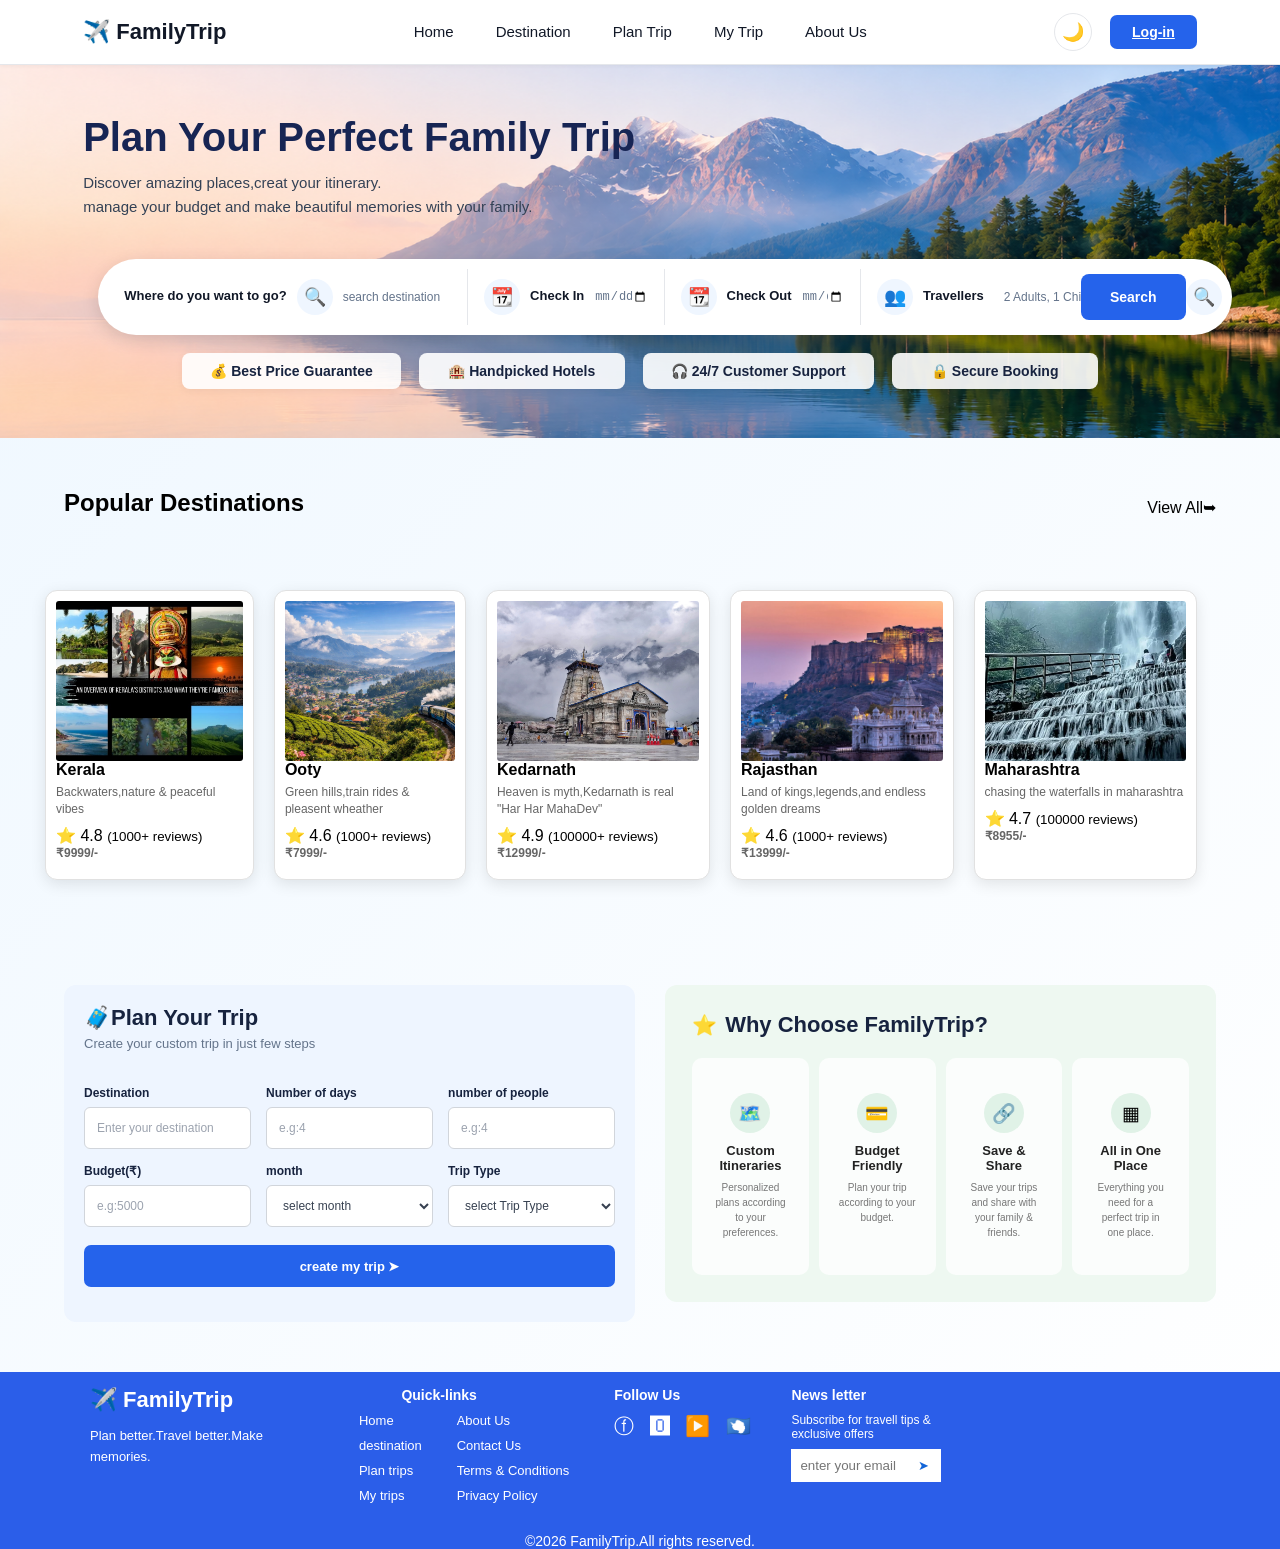
<file: index.html>
<!DOCTYPE html>
<html lang="en">
<head>
    <meta charset="UTF-8">
    <meta name="viewport" content="width=device-width, initial-scale=1.0">
    <title>FamilyTrip-Plan Your Perfect Trip</title>
    <link rel="stylesheet" href="css/style.css">
</head>
<body>
    <header>
        <nav class="navbar">
<!-------logo------>
            <div class="logo">✈️ FamilyTrip</div>
<!-----navigation links-->
<ul class="navigation-links">
    <li><a href="index.html" class="home destination">Home</a></li>
    <li><a href="pages/destinations.html" class="destination">Destination</a></li>
    <li><a href="pages/plan-trip.html" class="plan-trip">Plan Trip</a></li>
    <li><a href="pages/my-trip.html" class="my-trip">My Trip</a></li>
    <li><a href="pages/about.html" class="about-us">About Us</a></li>
</ul>

<!-----right side action-->
<div class="nav-actions">
    <button class="theme-btn">🌙</button>
    <a href="pages/login.html" class="login-btn">Log-in</a>
</div>
 </nav>
 </header>

    <main>
        <section class="hero">
            <div class="hero-content">
                <h1>Plan Your Perfect Family Trip</h1>
                <p>Discover amazing places,creat your itinerary.</p>
                <p>manage your budget and make beautiful memories with your family.</p>
            </div>

<!------destination-->

<div class="search-box">
        <div class="search-item">
            <label for="destination">Where do you want to go?</label>
            <span class="search-icon">🔍</span>
            <input type="text" id="destination" placeholder="search destination">
        </div>
        <!------checkin date-->
    
<div class="search-item">
    <span class="search-icon">📆</span>
        <label for="check-in">Check In</label>
        <input type="date" id="check-in">
</div>
<!-------check out date------>

    <div class="search-item">
    
        <span class="search-icon">📆</span>
            <label for="check-out">Check Out</label>
            <input type="date" id="check-out">
    </div>
<!----travellers-->

<div class="search-item">
     <span class="search-icon">👥</span>
        <label for="travellers">Travellers</label>
        <input type="number" id="travellers" name="travellers" min="1" max="10" value="1">
        <p>2 Adults, 1 Child</p>
</div>
<!------search button------>
    <button class="search-btn">Search</button>
    <span class="search-icon">🔍</span>
</div>
 
<!--------trust matters---------->

 <div class="hero-features">
    <div>💰 Best Price Guarantee</div>
    <div>🏨 Handpicked Hotels</div>
    <div>🎧 24/7 Customer Support</div>
    <div>🔒 Secure Booking</div>
</div>
 </section>

 <section class="destinations-section">
    <div class="destination-header">
        <h2>Popular Destinations</h2>
        <a href="pages/destinations.html">View All➥</a>
    </div>

    <div class="destination-container">
        <!-----kerala------->
        <div class="destination-card">
            <img
            src="images/destinations/kerala.jpg"
            alt="kerala"
            >
            <div class="destination-content">
                <h3>Kerala</h3>
                <p>Backwaters,nature & peaceful vibes</p>
                <span>⭐</span>
                <span>4.8</span>
                <small>(1000+  reviews)</small>
                <p class="price">₹9999/-</p>
            </div>
        </div>
    <!-----------ooty---------->
    <div class="destination-card">
        <img
        src="images/destinations/ooty.png"
        alt="ooty"
        >
        <div class="destination-content">
            <h3>Ooty</h3>
            <p>Green hills,train rides & pleasent wheather</p>
            <span>⭐</span>
            <span>4.6</span>
            <small>(1000+ reviews)</small>
            <p class="price">₹7999/-</p>
        </div>
    </div>
    <!---------kedarnath-------->
    <div class="destination-card">
        <img
        src="../images/destinations/kedarnath.png"
        alt="Kedarnath"
        >
        <div class="destination-content">
            <h3>Kedarnath</h3>
            <p>Heaven is myth,Kedarnath is real "Har Har MahaDev"</p>
            <span>⭐</span>
            <span>4.9</span>
            <small>(100000+ reviews)</small>
            <p class="price">₹12999/-</p>
        </div>
    </div>
    <!--------rajasthan--------->
    <div class="destination-card">
        <img
        src="images/destinations/rajasthan.jpeg"
        alt="rajasthan"
        >
        <div class="destination-content">
            <h3>Rajasthan</h3>
            <p>Land of kings,legends,and endless golden dreams</p>
            <span>⭐</span>
            <span>4.6</span>
            <small>(1000+ reviews)</small>
            <p class="price">₹13999/-</p>
        </div>
    </div>
    <!------maharashtra------->
    <div class="destination-card">
        <img
        src="images/destinations/maharashtra.webp"
        alt="waterfalls"
        >
        <div class="destination-content">
            <h3>Maharashtra</h3>
            <p>chasing the waterfalls in maharashtra</p>
            <span>⭐</span>
            <span>4.7</span>
            <small>(100000 reviews)</small>
            <p class="price">₹8955/-</p>
        </div>
    </div>
    </div>
 </section>

<div class="trip-container">
 <section class="planner-section">
    <h2>🧳Plan Your Trip</h2>
    <p class="planner-description">Create your custom trip in just few steps</p>

    <div class="form">
        <!----------destination--------->
        <div class="form-group">
            <label for="destination">Destination</label>
            <input
            type="text"
            id="destination"
            placeholder="Enter your destination"
            >
        </div>
        <!------------no.of days------------->
        <div class="form-group">
            <label for="days">Number of days</label>
            <input
            type="number"
            id="days"
            placeholder="e.g:4"
            >
        </div>
        <!--------------no. of people------------>
        <div class="form-group">
            <label for="members">number of people</label>
            <input
            type="number"
            id="people"
            placeholder="e.g:4"
            >
        </div>
        <!----------budget--------------->
        <div class="form-group">
            <label for="budget">Budget(₹)</label>
            <input
            type="number"
            id="budget"
            placeholder="e.g:5000"
            >
        </div>
        <!-----------travel month--------->
        <div class="form-group">
            <label for="month">month</label>
            <select id="month">
                <option value="">select month</option>
                <option>january</option>
                <option>February</option>
                <option>March</option>
                <option>April</option>
                <option>May</option>
                <option>June</option>
                <option>July</option>
                <option>August</option>
                <option>September</option>
                <option>October</option>
                <option>November</option>
                <option>December</option>
            </select>
        </div>
        <!--------------trip type-------------->

        <div class="form-group">
            <label for="trip-type">Trip Type</label>
            <select id="type-type">
               <option value="">select Trip Type</option>
               <option>Family</option>
               <option>Bachealor/friends josh</option>
               <option>Couple</option>
               <option>Solo</option>
               <option>heritage</option>
               <option>Trecking</option>
               <option>Adventure</option>
               </select>
        </div>
        <button class="create-btn">create my trip ➤</button>
    </div>
 </section>
 

 <!-------------why choose this--------->
<!-- ================================
     WHY CHOOSE FAMILYTRIP
================================ -->

<div class="why-family">

    <div class="why-title">
        <span class="star-icon">⭐</span>
        <h2>Why Choose FamilyTrip?</h2>
    </div>

    <div class="why-cards">

        <!-- Card 1 -->
        <div class="why-card">
            <div class="why-icon">🗺️</div>
            <h3>Custom Itineraries</h3>
            <p>
                Personalized plans according to your preferences.
            </p>
        </div>

        <!-- Card 2 -->
        <div class="why-card">
            <div class="why-icon">💳</div>
            <h3>Budget Friendly</h3>
            <p>
                Plan your trip according to your budget.
            </p>
        </div>

        <!-- Card 3 -->
        <div class="why-card">
            <div class="why-icon">🔗</div>
            <h3>Save & Share</h3>
            <p>
                Save your trips and share with your family & friends.
            </p>
        </div>

        <!-- Card 4 -->
        <div class="why-card">
            <div class="why-icon">▦</div>
            <h3>All in One Place</h3>
            <p>
                Everything you need for a perfect trip in one place.
            </p>
        </div>

    </div>

</div>
</div>
    </main>
    <footer class="footer">
        <div class="footer-container">
            <div class="footer-brand">
                <h2>✈️ FamilyTrip</h2>
                <p>Plan better.Travel better.Make memories.</p>
            </div>
            
            <div class="about-me">
            <div class="Quick-link">
                <h3>Quick-links</h3>
            </div>
            <div class="f-links">
                <div class="footer-link">
                    <a href="index.html">Home</a>
                    <a href="pages/destinations.html">destination</a>
                    <a href="pages/my-trips.html">Plan trips</a>
                    <a href="pages/plan-trip.html">My trips</a>
                </div>

                <div class="footer-link">
                    <a href="pages/About Us.html">About Us</a>
                    <a href="pages/Contact Us.html">Contact Us</a>
                    <a href="pages/Terms & conditions.html">Terms & Conditions</a>
                    <a href="pages/Privacy Policy.html">Privacy Policy</a>
                </div>
            </div>
            </div>
            <div class="footer-social">
                <h3>Follow Us</h3>
                <p class="social-icon">ⓕ&nbsp;🅾&nbsp;▶️&nbsp;🇦🇶&nbsp;</p>
            </div>
            <div class="footer-newsletter">
                <h3>News letter</h3>
                <p>Subscribe for travell tips & exclusive offers</p>
                <div class="newsletter-box">
                    <input type="email" placeholder="enter your email">
                    <button>➤</button>
                </div>
            </div>
        </div>
        <div class="footer-bottom">
                <p>&copy;2026 FamilyTrip.All rights reserved.</p>
            </div>
    </footer>
</body>
</html>
</file>
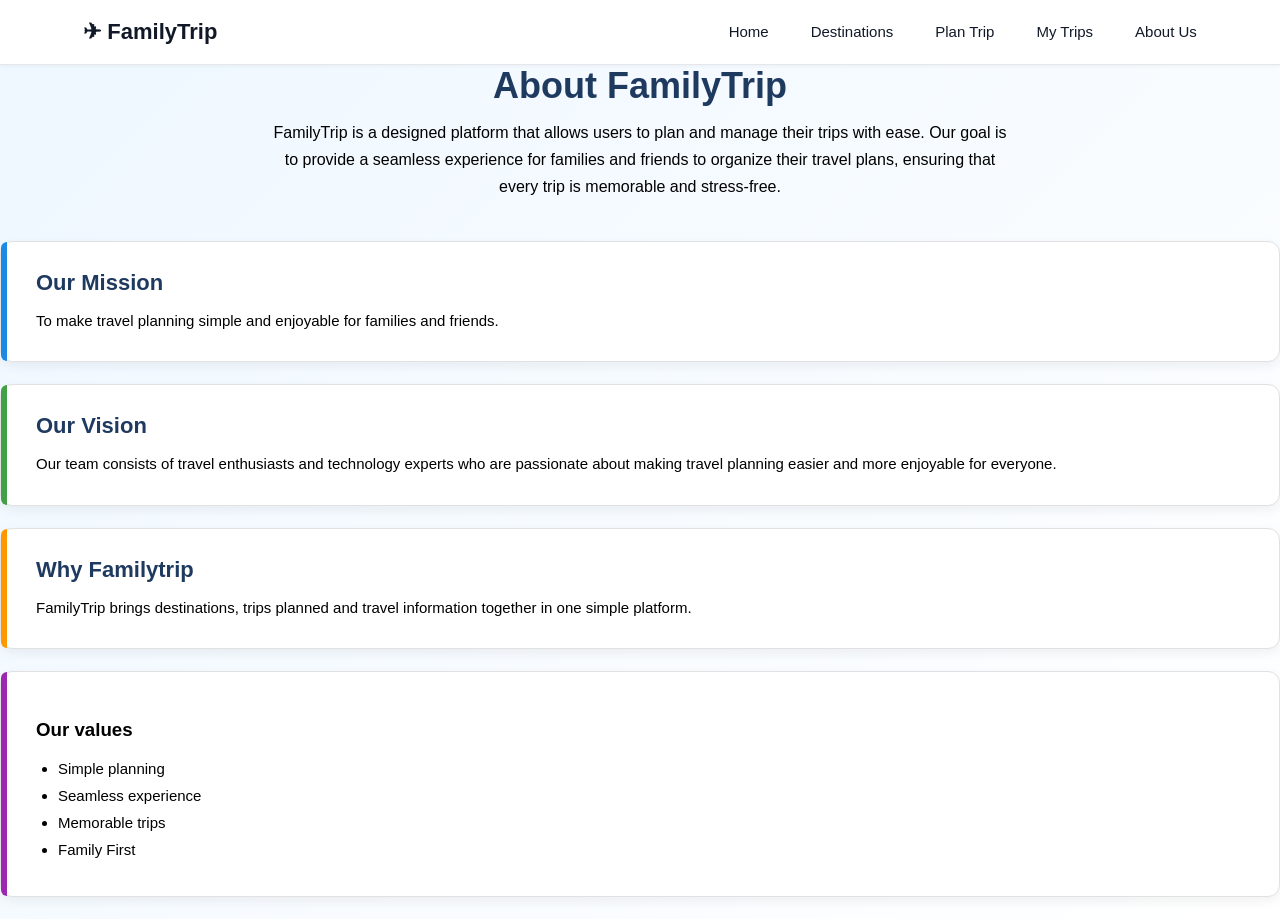
<file: pages/about.html>
<!DOCTYPE html>
<html lang="en">
<head>
    <meta charset="UTF-8">
    <meta name="viewport" content="width=device-width, initial-scale=1.0">
    <title>About Us</title>
    <link rel="stylesheet" href="../css/style.css">
</head>
<body>
    <header>

    <nav class="navbar">

        <div class="logo">✈ FamilyTrip</div>

        <ul class="navigation-links">

            <li><a href="../index.html">Home</a></li>

            <li><a href="destinations.html">Destinations</a></li>

            <li><a href="plan-trip.html">Plan Trip</a></li>

            <li><a href="my-trip.html">My Trips</a></li>

            <li><a href="about.html">About Us</a></li>

        </ul>

    </nav>

</header>
    <main>
    <section class="about-page">
        <h1>About FamilyTrip</h1>
        <p>
            FamilyTrip is a designed platform that allows users to plan and manage their trips with ease. Our goal is to provide a seamless experience for families and friends to organize their travel plans, ensuring that every trip is memorable and stress-free.
        </p>
        <section class="about-section">
            <h2>Our Mission</h2>
            <p>
                To make travel planning simple and enjoyable for families and friends.
            </p>
        </section>
        <section class="about-section">
            <h2>Our Vision</h2>
            <p>
                Our team consists of travel enthusiasts and technology experts who are passionate about making travel planning easier and more enjoyable for everyone.
            </p>
        </section>
        <section class="about-section">
            <h2>Why Familytrip</h2>
            <p>
                FamilyTrip brings destinations, trips planned and travel information together in one simple platform.
            </p>
        </section>
        <section class="about-section">
            <h1>Our values</h1>
            <ul>
                <li>Simple planning</li>
                <li>Seamless experience</li>
                <li>Memorable trips</li>
                <li>Family First</li>
            </ul>
        </section>
    </section>
    </main>
</body>
</html>
</file>
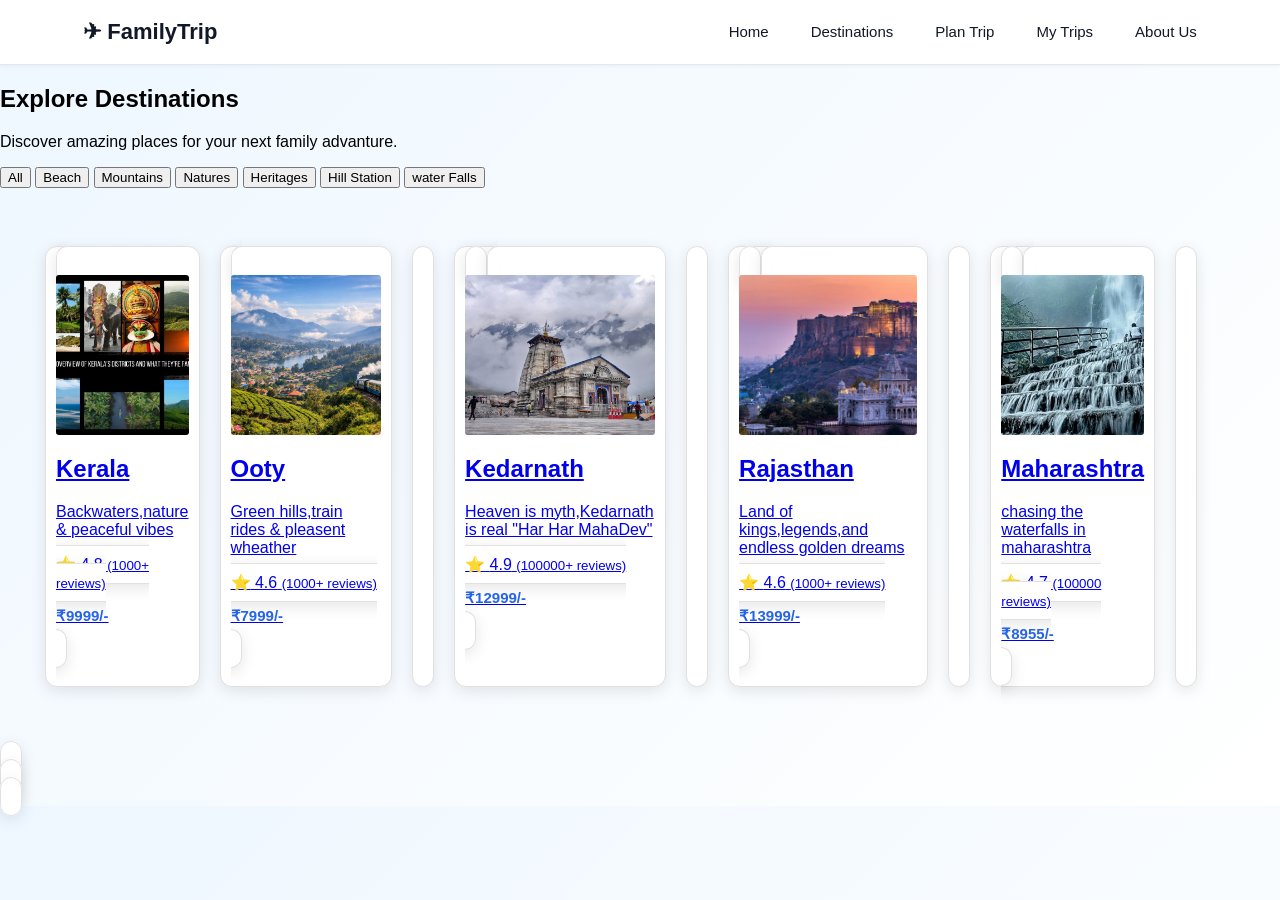
<file: pages/destinations.html>
<!DOCTYPE html>
<html lang="en">
<head>
    <meta charset="UTF-8">
    <meta name="viewport" content="width=device-width, initial-scale=1.0">
    <title>Destination-FamilyTrip</title>
    <link rel="stylesheet" href="../css/style.css">
</head>
<body>
    <header>

    <nav class="navbar">

        <div class="logo">✈ FamilyTrip</div>

        <ul class="navigation-links">

            <li><a href="../index.html">Home</a></li>

            <li><a href="destinations.html">Destinations</a></li>

            <li><a href="plan-trip.html">Plan Trip</a></li>

            <li><a href="my-trip.html">My Trips</a></li>

            <li><a href="about.html">About Us</a></li>

        </ul>

    </nav>

</header>
    <main>
        <section class="destinations-page">
            <h1>Explore Destinations</h1>

            <p>
                Discover amazing places for your next family advanture.
            </p>

            <div class="destinations-categories">
                <button class="desti-btn">All</button>
                <button class="desti-btn">Beach</button>
                <button class="desti-btn">Mountains</button>
                <button class="desti-btn">Natures</button>
                <button class="desti-btn">Heritages</button>
                <button class="desti-btn">Hill Station</button>
                <button class="desti-btn">water Falls</button>
            </div>

            <!-------------destination-cards----------->
            <div class="destination-container">
            <div class="destination-card">
                <a href="kerala.html" class="destination-card">
                    <img src="../images/destinations/kerala.jpg" alt="kerala">
                    <h2>Kerala</h2>
                    <p>Backwaters,nature & peaceful vibes</p>
                    <span>⭐</span>
                    <span>4.8</span>
                    <small>(1000+  reviews)</small>
                    <p class="price">₹9999/-</p>
                    </a>
            </div>
            
            <div class="destination-card"> 
                <a href="ooty.html" class="destination-card">
                    <img src="../images/destinations/ooty.png" alt="Ooty">
                    <h2>Ooty</h2>
                    <p>Green hills,train rides & pleasent wheather</p>
                    <span>⭐</span>
                    <span>4.6</span>
                    <small>(1000+ reviews)</small>
                    <p class="price">₹7999/-</p>
            </div>
            
            <div class="destination-card">
                <a href="kedarnath.html" class="destination-card">
                    <img
                    src="../images/destinations/kedarnath.png"
                    alt="Kedarnath">
                   <h2>Kedarnath</h2>
                   <p>Heaven is myth,Kedarnath is real "Har Har MahaDev"</p>
                   <span>⭐</span>
                   <span>4.9</span>
                   <small>(100000+ reviews)</small>
                   <p class="price">₹12999/-</p>
            </div>

            <div class="destination-card">
                <a href="rajasthan.html" class="destination-card">
                  <img
                  src="../images/destinations/rajasthan.jpeg"
                  alt="rajasthan">
                 <h2>Rajasthan</h2>
                 <p>Land of kings,legends,and endless golden dreams</p>
                 <span>⭐</span>
                 <span>4.6</span>
                 <small>(1000+ reviews)</small>
                 <p class="price">₹13999/-</p>
            </div>
        
            <div class="destination-card">
                <a href="maharashtra.html" class="destination-card">
                <img
                src="../images/destinations/maharashtra.webp"
                alt="waterfalls">
                <h2>Maharashtra</h2>
                <p>chasing the waterfalls in maharashtra</p>
                <span>⭐</span>
                <span>4.7</span>
                <small>(100000 reviews)</small>
                <p class="price">₹8955/-</p>
            </div>
            </div>
        </section>
    </main>
</body>
</html>
</file>
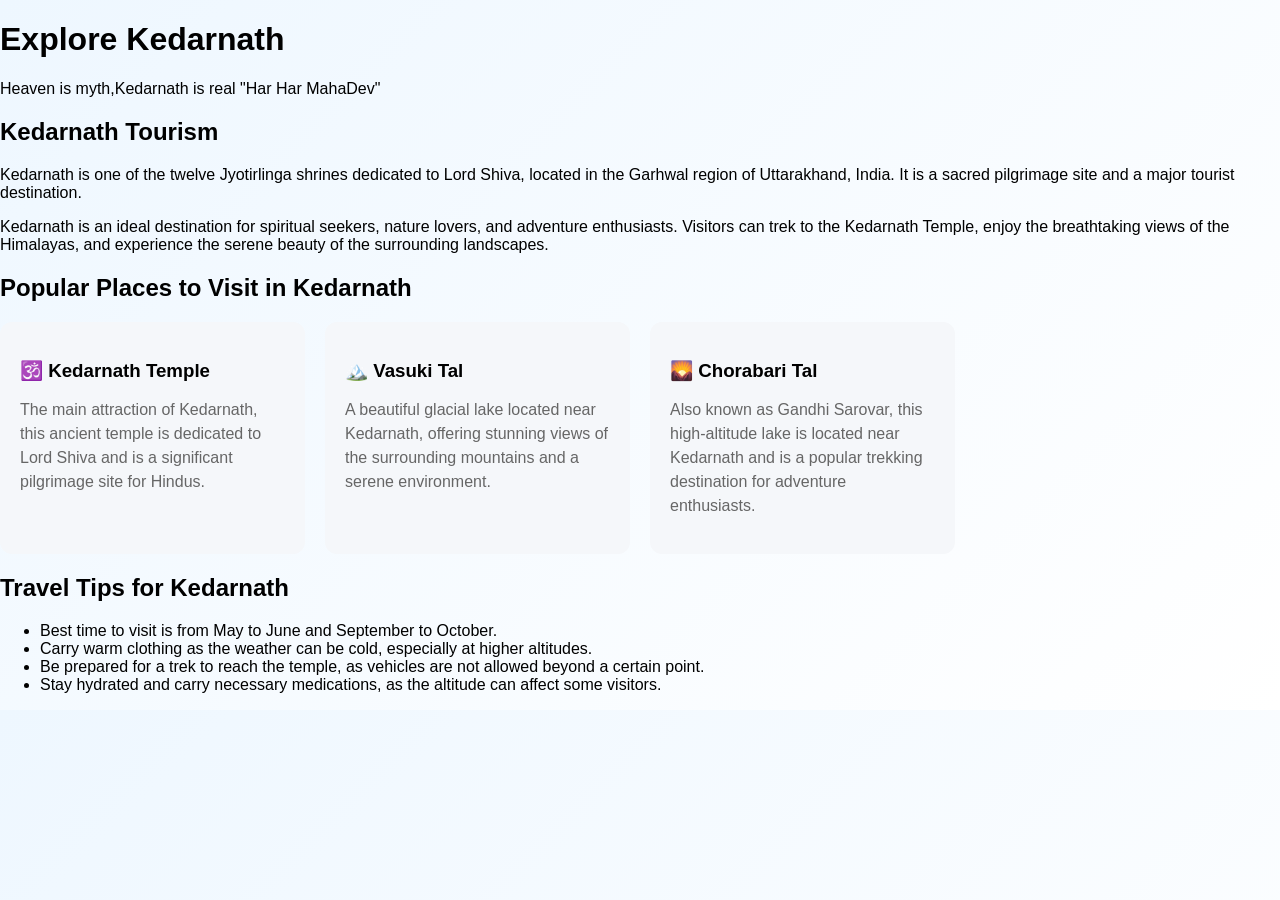
<file: pages/kedarnath.html>
<!DOCTYPE html>
<html lang="en">
<head>
    <meta charset="UTF-8">
    <meta name="viewport" content="width=device-width, initial-scale=1.0">
    <title>kedarnath-familyTrip</title>
    <link rel="stylesheet" href="../css/style.css">
</head>
<body>
    <header>
        <h1>Explore Kedarnath</h1>
        <p>Heaven is myth,Kedarnath is real "Har Har MahaDev"</p>
    </header>
    <main>
        <section class="kedarnath-intro">
            <h2>Kedarnath Tourism</h2>
            <p>
                Kedarnath is one of the twelve Jyotirlinga shrines dedicated to Lord Shiva, located in the Garhwal region of Uttarakhand, India. It is a sacred pilgrimage site and a major tourist destination.
            </p>
            <p>
                Kedarnath is an ideal destination for spiritual seekers, nature lovers, and adventure enthusiasts. Visitors can trek to the Kedarnath Temple, enjoy the breathtaking views of the Himalayas, and experience the serene beauty of the surrounding landscapes.
            </p>
        </section>
        <section class="kedarnath-highlights">
            <h2>Popular Places to Visit in Kedarnath</h2>
            <div class="places">
                <div class="place">
                    <h3>🕉️ Kedarnath Temple</h3>
                    <p>
                        The main attraction of Kedarnath, this ancient temple is dedicated to Lord Shiva and is a significant pilgrimage site for Hindus.
                    </p>
                </div>
                <div class="place">
                    <h3>🏔️ Vasuki Tal</h3>
                    <p>
                        A beautiful glacial lake located near Kedarnath, offering stunning views of the surrounding mountains and a serene environment.
                    </p>
                </div>
                <div class="place">
                    <h3>🌄 Chorabari Tal</h3>
                    <p>
                        Also known as Gandhi Sarovar, this high-altitude lake is located near Kedarnath and is a popular trekking destination for adventure enthusiasts.
                    </p>
                </div>
            </div>
        </section>
        <section class="kedarnath-travel-tips">
            <h2>Travel Tips for Kedarnath</h2>
            <ul>
                <li>Best time to visit is from May to June and September to October.</li>
                <li>Carry warm clothing as the weather can be cold, especially at higher altitudes.</li>
                <li>Be prepared for a trek to reach the temple, as vehicles are not allowed beyond a certain point.</li>
                <li>Stay hydrated and carry necessary medications, as the altitude can affect some visitors.</li>
            </ul>
        </section> 
    </main>
</body>
</html>
</file>
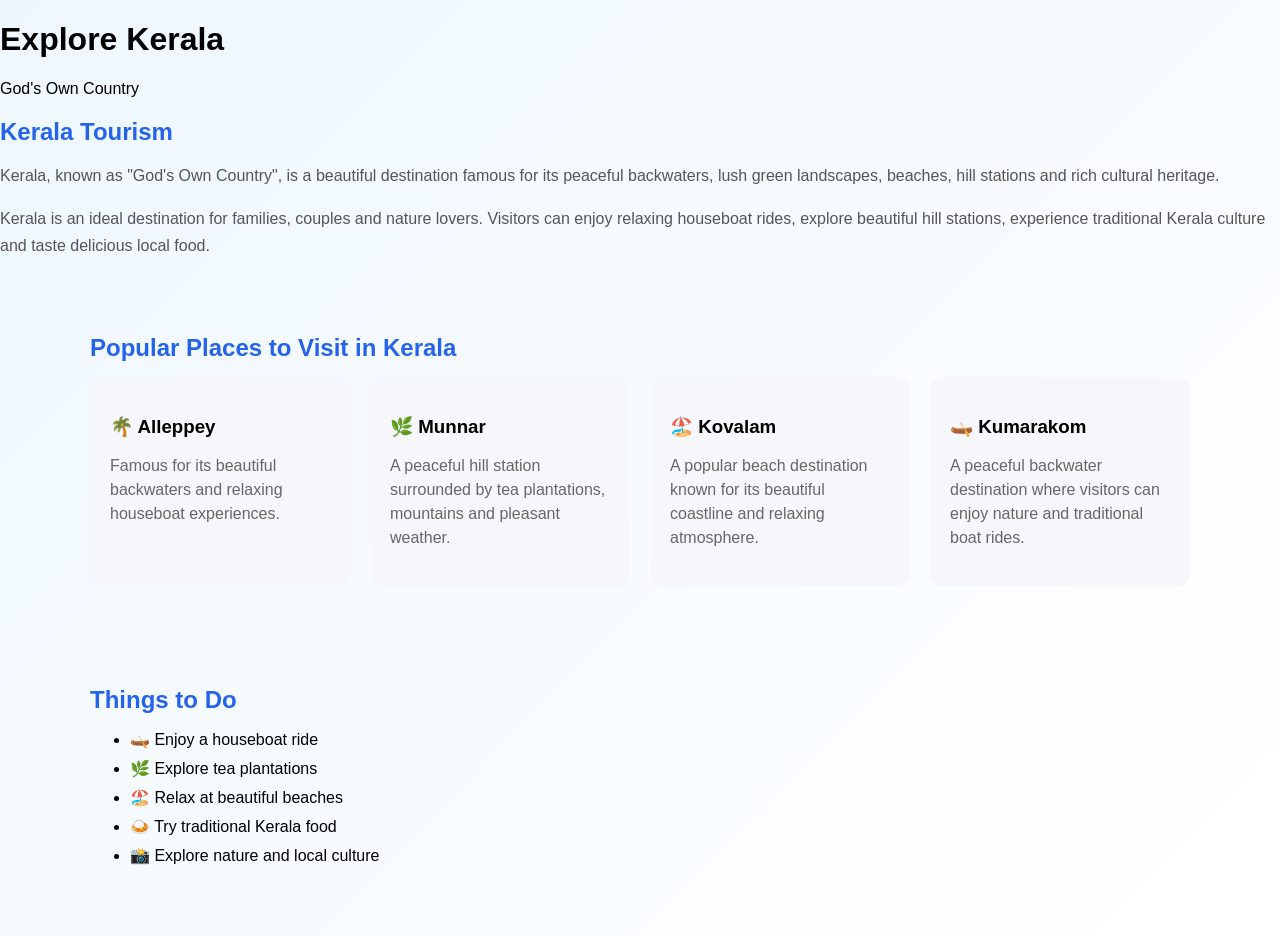
<file: pages/kerala.html>
<!DOCTYPE html>
<html lang="en">
<head>
    <meta charset="UTF-8">
    <meta name="viewport" content="width=device-width, initial-scale=1.0">
    <title>Kerala-FamilyTrip</title>
    <link rel="stylesheet" href="../css/style.css">
</head>
<body>
    <header>
    <h1>Explore Kerala</h1>
    <p>God's Own Country</p>
</header>

<main>

    <section class="kerala-intro">
        <h2>Kerala Tourism</h2>

        <p>
            Kerala, known as "God's Own Country", is a beautiful destination
            famous for its peaceful backwaters, lush green landscapes,
            beaches, hill stations and rich cultural heritage.
        </p>

        <p>
            Kerala is an ideal destination for families, couples and nature
            lovers. Visitors can enjoy relaxing houseboat rides, explore
            beautiful hill stations, experience traditional Kerala culture
            and taste delicious local food.
        </p>
    </section>


    <section class="kerala-highlights">

        <h2>Popular Places to Visit in Kerala</h2>

        <div class="places">
            <div class="place">
                <h3>🌴 Alleppey</h3>
                <p>
                    Famous for its beautiful backwaters and relaxing
                    houseboat experiences.
                </p>
            </div>

        <div class="place">
                <h3>🌿 Munnar</h3>
                <p>
                    A peaceful hill station surrounded by tea plantations,
                    mountains and pleasant weather.
                </p>
            </div>

            <div class="place">
                <h3>🏖️ Kovalam</h3>
                <p>
                    A popular beach destination known for its beautiful
                    coastline and relaxing atmosphere.
                </p>
            </div>

            <div class="place">
                <h3>🛶 Kumarakom</h3>
                <p>
                    A peaceful backwater destination where visitors can
                    enjoy nature and traditional boat rides.
                </p>
            </div>

        </div>

    </section>


    <section class="things-to-do">

        <h2>Things to Do</h2>

        <ul>
            <li>🛶 Enjoy a houseboat ride</li>
            <li>🌿 Explore tea plantations</li>
            <li>🏖️ Relax at beautiful beaches</li>
            <li>🍛 Try traditional Kerala food</li>
            <li>📸 Explore nature and local culture</li>
        </ul>

    </section>

</main>
</body>
</html>
</file>
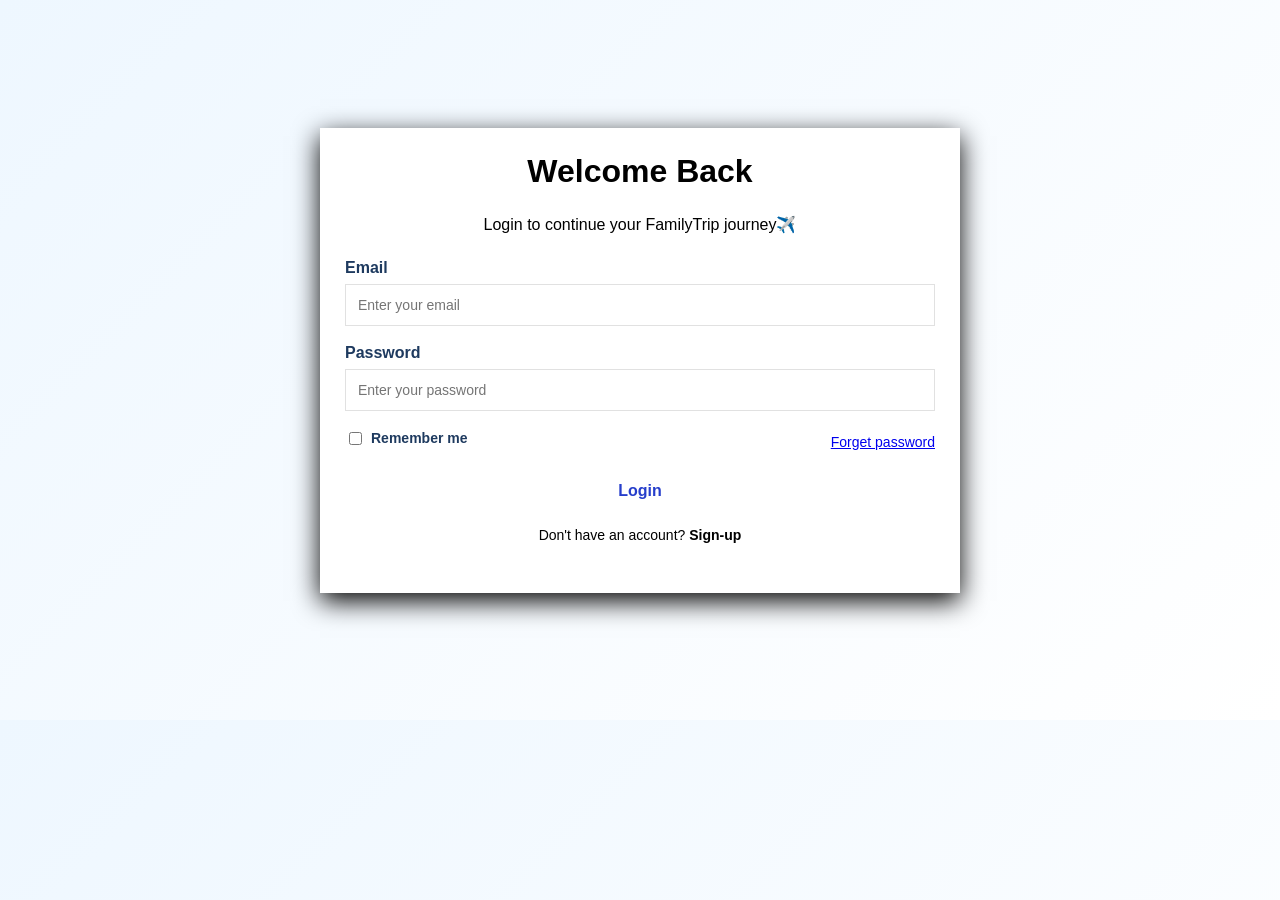
<file: pages/login.html>
<!DOCTYPE html>
<html lang="en">
<head>
    <meta charset="UTF-8">
    <meta name="viewport" content="width=device-width, initial-scale=1.0">
    <title>Logimn-FamilyTrip</title>
    <link rel="stylesheet" href="../css/style.css">
</head>
<body>
    <main class="login-page">
        <div class="login-box">
            <h1>Welcome Back</h1>
            <p>Login to continue your  FamilyTrip journey✈️</p>
            <form>
                <label for="email">Email</label>
                <input type="email" id="email" placeholder="Enter your email"
                >
                <label for="password">Password</label>
                <input type="password" id="password" placeholder="Enter your password"
                >
                <div class="login-options">
                    <label>
                        <input type="checkbox">
                        Remember me
                    </label>
                    <a href="Forgot-password.html">Forget password</a>
                </div>
                <button type="submit">Login</button>
            </form>
            <p class="signup-text">
                Don't have an account?
                <a href="sign-up.html">Sign-up</a>
            </p>
        </div>
    </main>
    
</body>
</html>
</file>
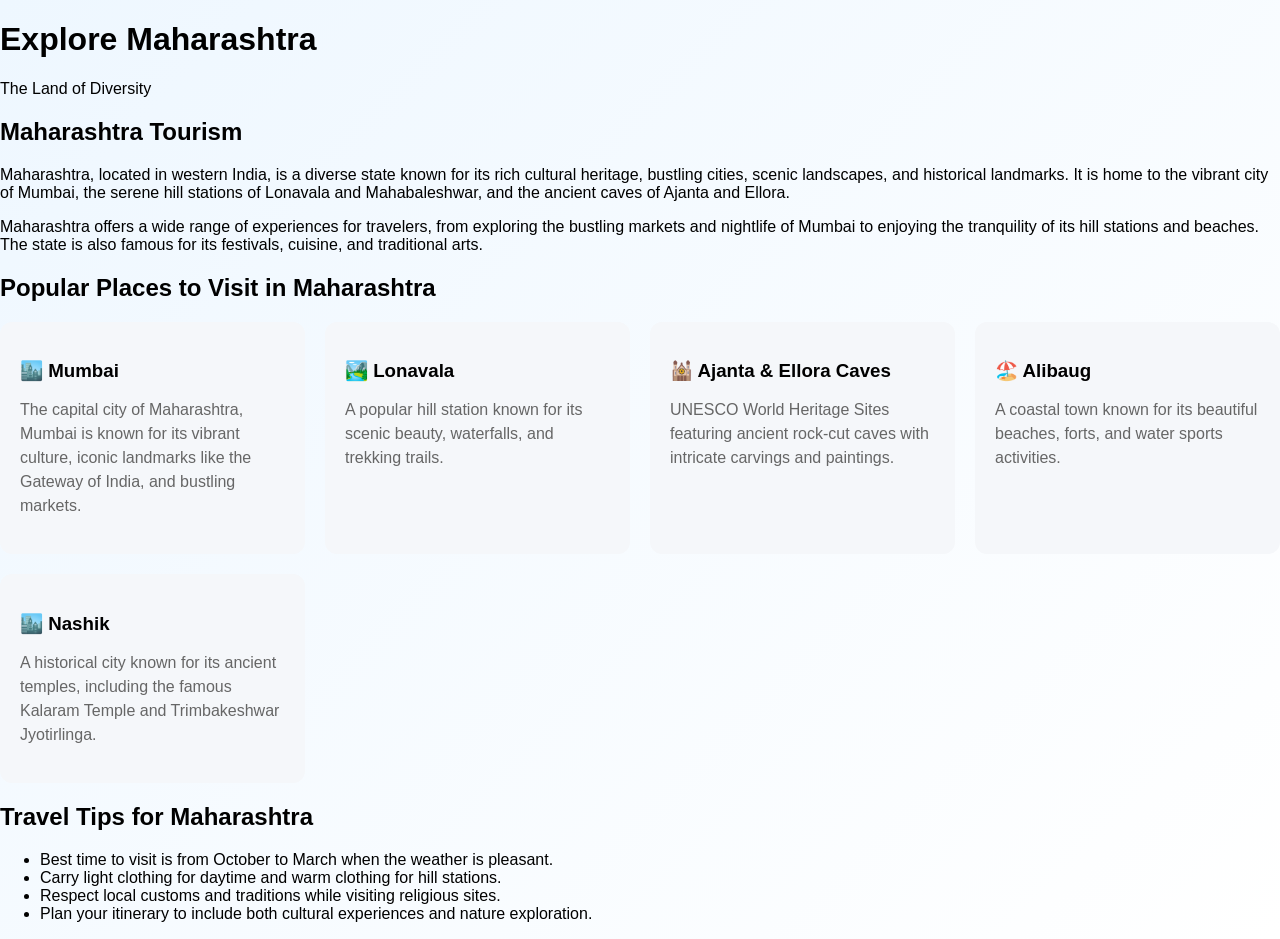
<file: pages/maharashtra.html>
<!DOCTYPE html>
<html lang="en">
<head>
    <meta charset="UTF-8">
    <meta name="viewport" content="width=device-width, initial-scale=1.0">
    <title>Maharashtra-familyTrip</title>
    <link rel="stylesheet" href="../css/style.css">
</head>
<body>
    <header>
        <h1>Explore Maharashtra</h1>
        <p>The Land of Diversity</p>       
    </header>
    <main>
        <section class="maharashtra-intro">
            <h2>Maharashtra Tourism</h2>
            <p>
                Maharashtra, located in western India, is a diverse state known for its rich cultural heritage, bustling cities, scenic landscapes, and historical landmarks. It is home to the vibrant city of Mumbai, the serene hill stations of Lonavala and Mahabaleshwar, and the ancient caves of Ajanta and Ellora.
            </p>
            <p>
                Maharashtra offers a wide range of experiences for travelers, from exploring the bustling markets and nightlife of Mumbai to enjoying the tranquility of its hill stations and beaches. The state is also famous for its festivals, cuisine, and traditional arts.
            </p>
        </section>
        <section class="maharashtra-highlights">
            <h2>Popular Places to Visit in Maharashtra</h2>
            <div class="places">
                <div class="place">
                    <h3>🏙️ Mumbai</h3>
                    <p>
                        The capital city of Maharashtra, Mumbai is known for its vibrant culture, iconic landmarks like the Gateway of India, and bustling markets.
                    </p>
                </div>
                <div class="place">
                    <h3>🏞️ Lonavala</h3>
                    <p>
                        A popular hill station known for its scenic beauty, waterfalls, and trekking trails.
                    </p>
                </div>
                <div class="place">
                    <h3>🕍 Ajanta & Ellora Caves</h3>
                    <p>
                        UNESCO World Heritage Sites featuring ancient rock-cut caves with intricate carvings and paintings.
                    </p>
                </div>
                <div class="place">
                    <h3>🏖️ Alibaug</h3>
                    <p>
                        A coastal town known for its beautiful beaches, forts, and water sports activities.
                    </p>
                </div>
                <div class="place">
                    <h3>🏙️ Nashik</h3>
                    <p>
                        A historical city known for its ancient temples, including the famous Kalaram Temple and Trimbakeshwar Jyotirlinga.
                    </p>
                </div>
            </div>
        </section>
        <section class="maharashtra-travel-tips">
            <h2>Travel Tips for Maharashtra</h2>
            <ul>
                <li>Best time to visit is from October to March when the weather is pleasant.</li>
                <li>Carry light clothing for daytime and warm clothing for hill stations.</li>
                <li>Respect local customs and traditions while visiting religious sites.</li>
                <li>Plan your itinerary to include both cultural experiences and nature exploration.</li>
            </ul>
        </section>  
    </main>
</body>
</html>
</file>
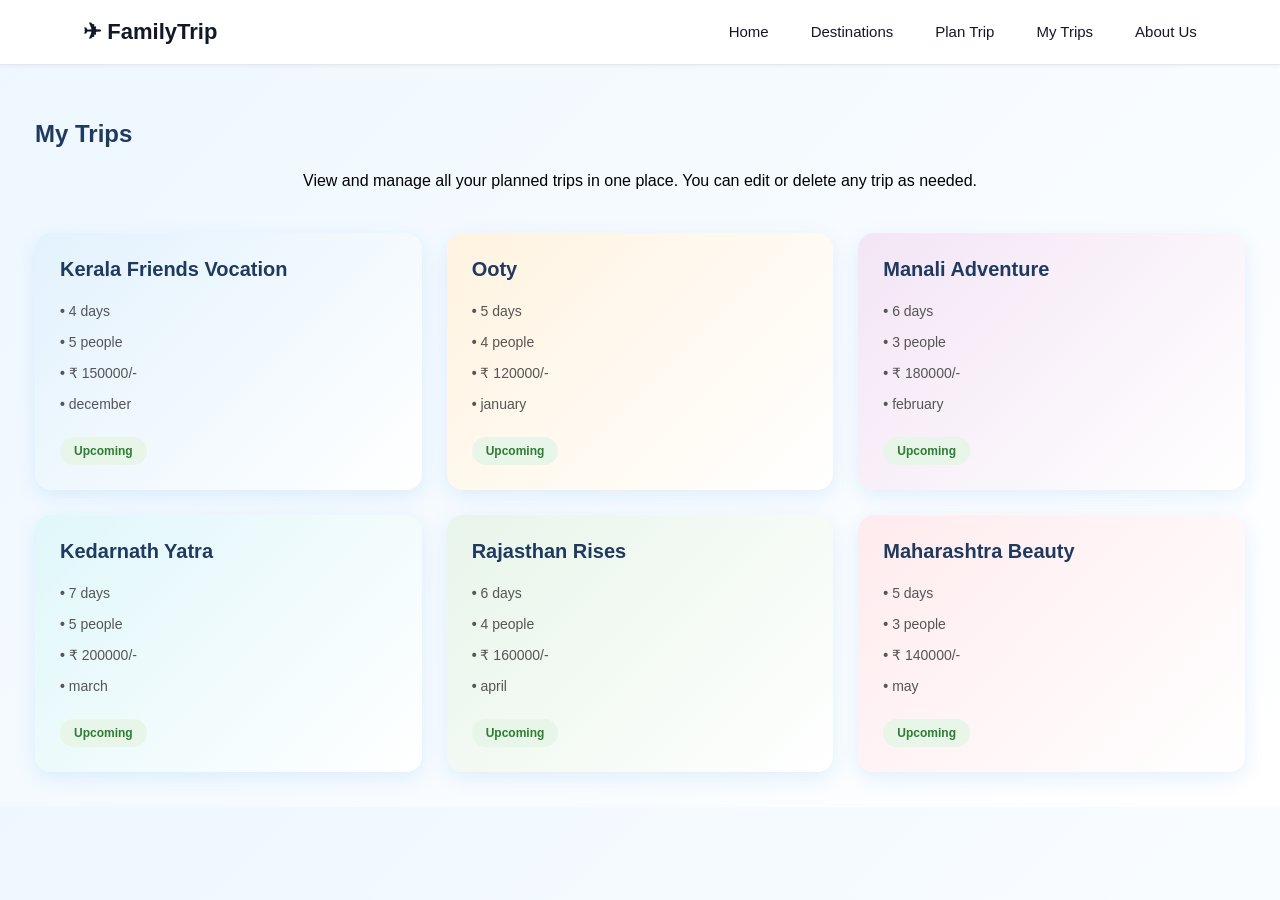
<file: pages/my-trip.html>
<!DOCTYPE html>
<html lang="en">
<head>
    <meta charset="UTF-8">
    <meta name="viewport" content="width=device-width, initial-scale=1.0">
    <title>My Trips - FamilyTrip</title>
    <link rel="stylesheet" href="../css/style.css">
</head>
<body>
    <header>

    <nav class="navbar">

        <div class="logo">✈ FamilyTrip</div>

        <ul class="navigation-links">

            <li><a href="../index.html">Home</a></li>

            <li><a href="destinations.html">Destinations</a></li>

            <li><a href="plan-trip.html">Plan Trip</a></li>

            <li><a href="my-trip.html">My Trips</a></li>

            <li><a href="about.html">About Us</a></li>

        </ul>

    </nav>

    </header>
    <main>
        <section class="my-trips-page">
        <h1>My Trips</h1>
        <p>
            View and manage all your planned trips in one place. You can edit or delete any trip as needed.
        </p>
    <div class="trip-details-cards">

        <div class="trip-details-card">
            <h2>kerala friends Vocation</h2>
            <p>4 days</p>
            <p>5 people</p>
            <p>₹ 150000/-</p>
            <p>december</p>
            <span>Upcoming</span>
        </div>
        <div class="trip-details-card">
            <h2>Ooty</h2>
            <p>5 days</p>
            <p>4 people</p>
            <p>₹ 120000/-</p>
            <p>january</p>
            <span>Upcoming</span>
        </div>
        <div class="trip-details-card">
            <h2>Manali Adventure</h2>
            <p>6 days</p>
            <p>3 people</p>
            <p>₹ 180000/-</p>
            <p>february</p>
            <span>Upcoming</span>
        </div>
        <div class="trip-details-card">
            <h2>kedarnath yatra</h2>
            <p>7 days</p>
            <p>5 people</p>
            <p>₹ 200000/-</p>
            <p> march </p>
            <span>Upcoming</span>
        </div>
        <div class="trip-details-card">
            <h2>rajasthan rises</h2>
            <p>6 days</p>
            <p>4 people</p>
            <p>₹ 160000/-</p>
            <p>april</p>
            <span>Upcoming</span>
        </div>
        <div class="trip-details-card">
            <h2>Maharashtra Beauty</h2>
            <p>5 days</p>
            <p>3 people</p>
            <p>₹ 140000/-</p>
            <p>may</p> 
            <span>Upcoming</span> 
        </div>
    </div>
        </section>
    </main>
    
</body>
</html
</file>
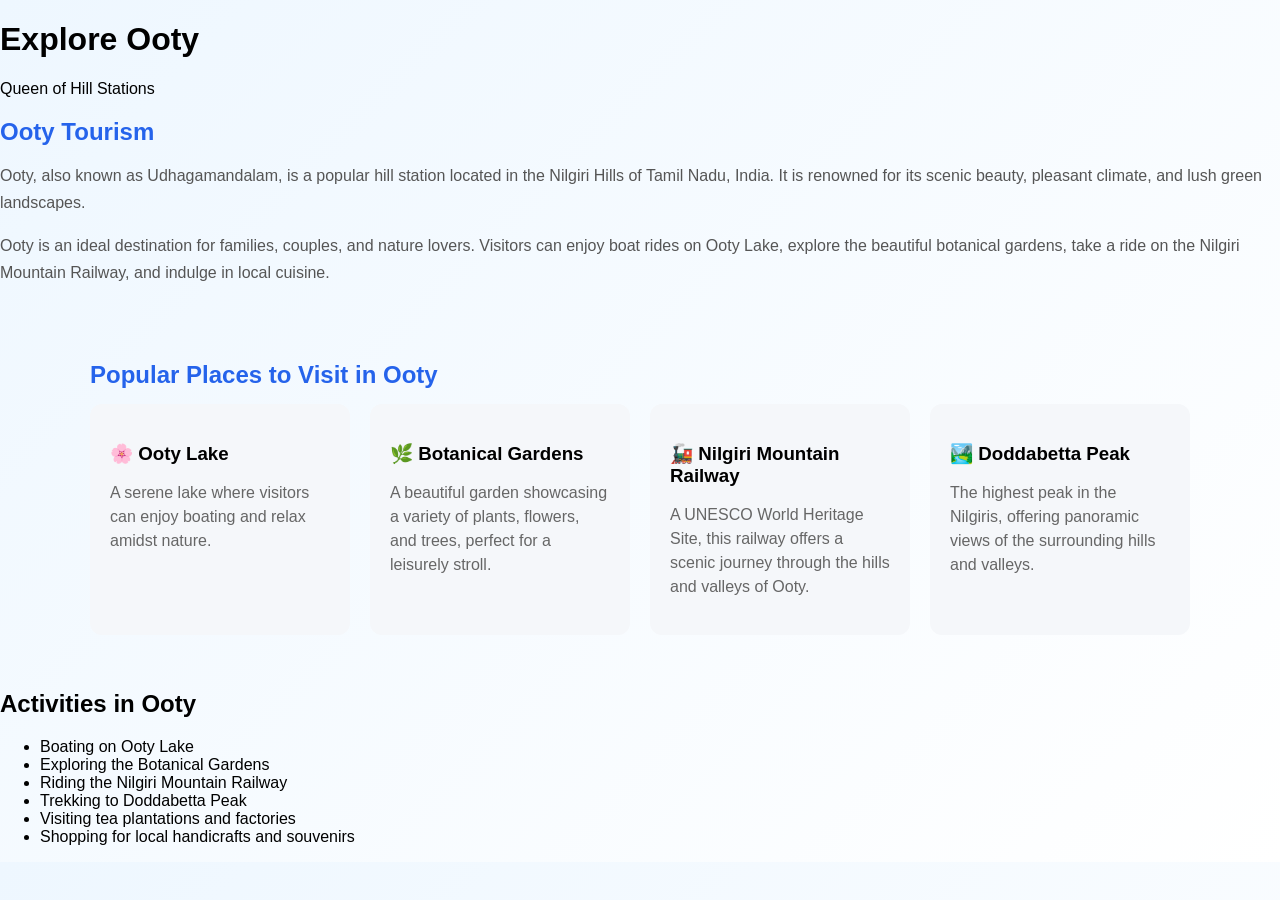
<file: pages/ooty.html>
<!DOCTYPE html>
<html lang="en">
<head>
    <meta charset="UTF-8">
    <meta name="viewport" content="width=device-width, initial-scale=1.0">
    <title>Ooty-FamilyTrip</title>
    <link rel="stylesheet" href="../css/style.css">
</head>
<body>
    <header>
        <h1>Explore Ooty</h1>
        <p>Queen of Hill Stations</p>
    </header>   
    <main>

        <section class="ooty-intro">
            <h2>Ooty Tourism</h2>

            <p>
                Ooty, also known as Udhagamandalam, is a popular hill station
                located in the Nilgiri Hills of Tamil Nadu, India. It is
                renowned for its scenic beauty, pleasant climate, and lush
                green landscapes.
            </p>

            <p>
                Ooty is an ideal destination for families, couples, and nature
                lovers. Visitors can enjoy boat rides on Ooty Lake, explore
                the beautiful botanical gardens, take a ride on the Nilgiri
                Mountain Railway, and indulge in local cuisine.
            </p>
        </section>
        <section class="ooty-highlights">

            <h2>Popular Places to Visit in Ooty</h2>

            <div class="places">
                <div class="place">
                    <h3>🌸 Ooty Lake</h3>
                    <p>
                        A serene lake where visitors can enjoy boating and
                        relax amidst nature.
                    </p>
                </div>

                <div class="place">
                    <h3>🌿 Botanical Gardens</h3>
                    <p>
                        A beautiful garden showcasing a variety of plants,
                        flowers, and trees, perfect for a leisurely stroll.
                    </p>
                </div>

                <div class="place">
                    <h3>🚂 Nilgiri Mountain Railway</h3>
                    <p>
                        A UNESCO World Heritage Site, this railway offers a
                        scenic journey through the hills and valleys of Ooty.
                    </p>
                </div>

                <div class="place">
                    <h3>🏞️ Doddabetta Peak</h3>
                    <p>
                        The highest peak in the Nilgiris, offering panoramic
                        views of the surrounding hills and valleys.
                    </p>
                </div>

            </div>
            </section>
            <section class="ooty-activities">
                <h2>Activities in Ooty</h2>

                <ul>
                    <li>Boating on Ooty Lake</li>
                    <li>Exploring the Botanical Gardens</li>
                    <li>Riding the Nilgiri Mountain Railway</li>
                    <li>Trekking to Doddabetta Peak</li>
                    <li>Visiting tea plantations and factories</li>
                    <li>Shopping for local handicrafts and souvenirs</li>
                </ul>
            </section>
    </main>
</body>
</html>
</file>
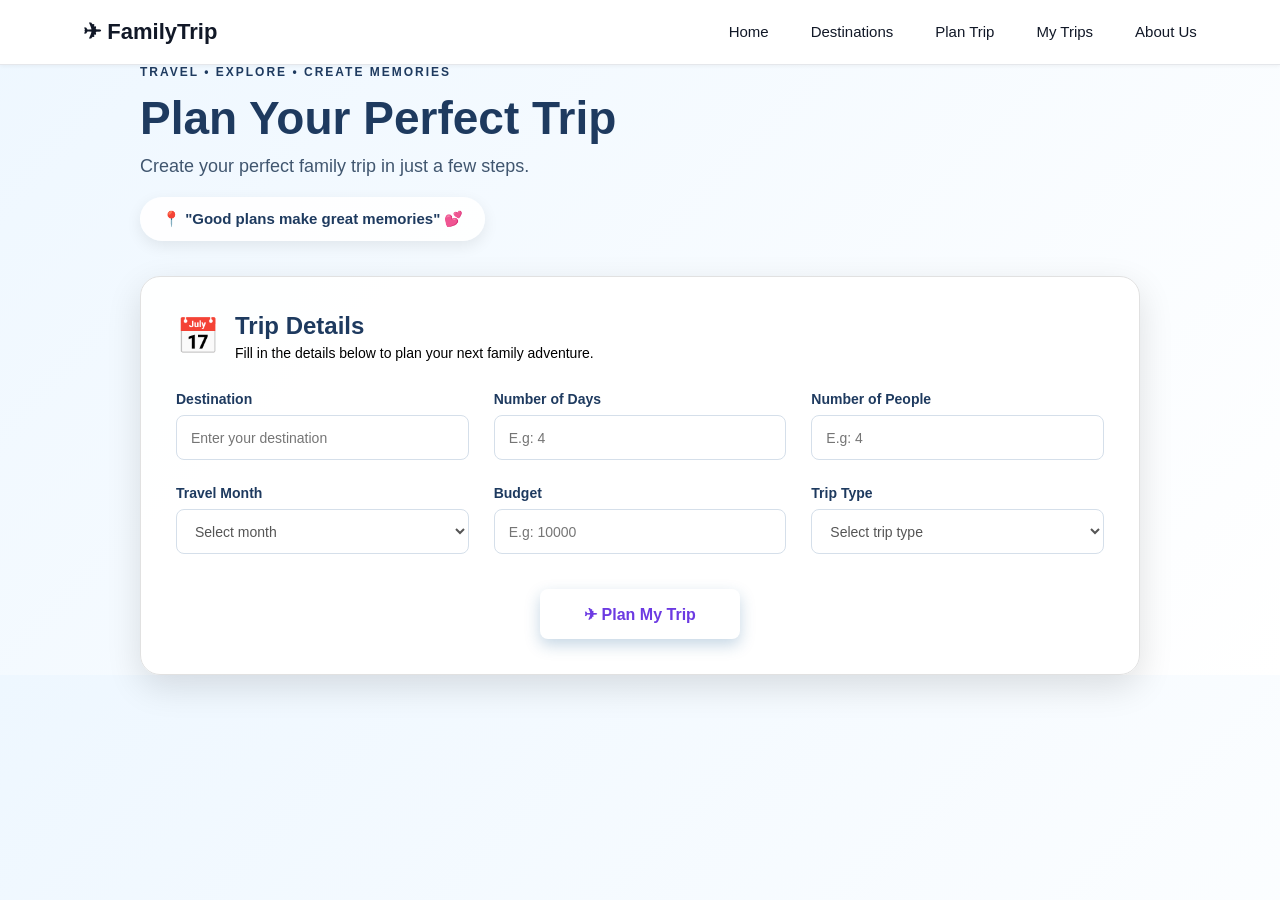
<file: pages/plan-trip.html>
<!DOCTYPE html>
<html lang="en">

<head>
    <meta charset="UTF-8">
    <meta name="viewport" content="width=device-width, initial-scale=1.0">

    <title>Plan Your Trip - FamilyTrip</title>

    <link rel="stylesheet" href="../css/style.css">
</head>

<body>
    <header>

    <nav class="navbar">

        <div class="logo">✈ FamilyTrip</div>

        <ul class="navigation-links">

            <li><a href="../index.html">Home</a></li>

            <li><a href="destinations.html">Destinations</a></li>

            <li><a href="plan-trip.html">Plan Trip</a></li>

            <li><a href="my-trip.html">My Trips</a></li>

            <li><a href="about.html">About Us</a></li>

        </ul>

    </nav>

</header>
<main>

    <section class="plan-hero">

        <div class="plan-hero-content">

            <p class="plan-small-text">
                TRAVEL • EXPLORE • CREATE MEMORIES
            </p>

            <h1>Plan Your Perfect Trip</h1>

            <p class="plan-subtitle">
                Create your perfect family trip in just a few steps.
            </p>

            <div class="plan-quote">
                📍 "Good plans make great memories" 💕
            </div>

        </div>

        <div class="trip-box">

            <div class="trip-title">
                <span class="trip-icon">📅</span>

                <div>
                    <h2>Trip Details</h2>
                    <p>Fill in the details below to plan your next family adventure.</p>
                </div>
            </div>

            <div class="trip-details">

                <div class="trip-field">
                    <label for="destination">Destination</label>
                    <input type="text"
                           id="destination"
                           placeholder="Enter your destination">
                </div>

                <div class="trip-field">
                    <label for="days">Number of Days</label>
                    <input type="number"
                           id="days"
                           placeholder="E.g: 4">
                </div>

                <div class="trip-field">
                    <label for="people">Number of People</label>
                    <input type="number"
                           id="people"
                           placeholder="E.g: 4">
                </div>

                <div class="trip-field">
                    <label for="month">Travel Month</label>
                    <select id="month">
                        <option value="">Select month</option>
                        <option>January</option>
                        <option>February</option>
                        <option>March</option>
                        <option>April</option>
                        <option>May</option>
                        <option>June</option>
                        <option>July</option>
                        <option>August</option>
                        <option>September</option>
                        <option>October</option>
                        <option>November</option>
                        <option>December</option>
                    </select>
                </div>

                <div class="trip-field">
                    <label for="budget">Budget</label>
                    <input type="number"
                           id="budget"
                           placeholder="E.g: 10000">
                </div>

                <div class="trip-field">
                    <label for="trip-type">Trip Type</label>
                    <select id="trip-type">
                        <option value="">Select trip type</option>
                        <option>Family</option>
                        <option>Adventure</option>
                        <option>Relaxation</option>
                        <option>Honeymoon</option>
                        <option>Cultural</option>
                        <option>Nature</option>
                    </select>
                </div>

            </div>

            <button class="plan-button">
                ✈ Plan My Trip
            </button>

        </div>

    </section>

</main>

</body>
</html>
</file>
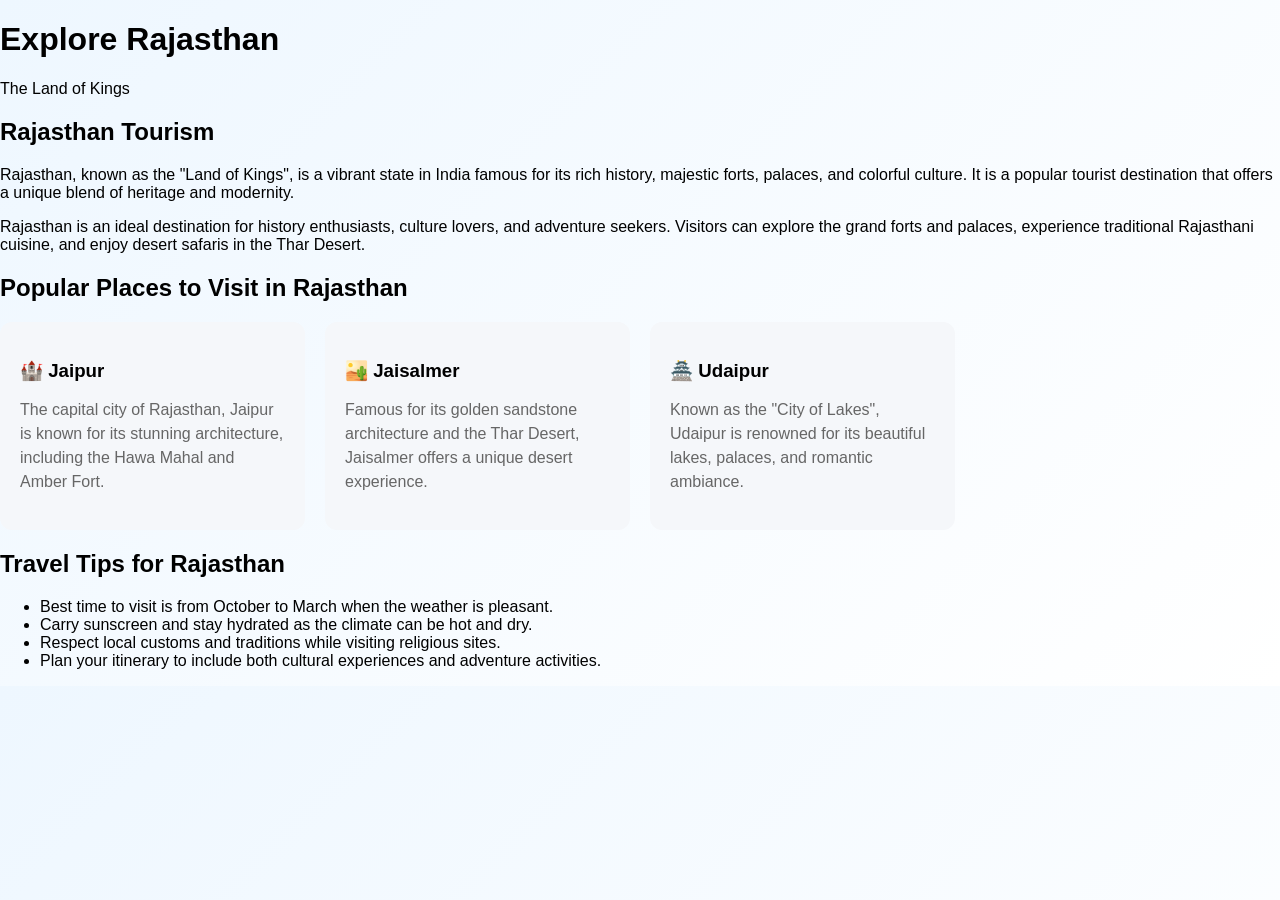
<file: pages/rajasthan.html>
<!DOCTYPE html>
<html lang="en">
<head>
    <meta charset="UTF-8">
    <meta name="viewport" content="width=device-width, initial-scale=1.0">
    <title>Rajasthan-familyTrip</title>
    <link rel="stylesheet" href="../css/style.css">
</head>
<body>
    <header>
        <h1>Explore Rajasthan</h1>
        <p>The Land of Kings</p>
    </header>

    <main>
        <section class="rajasthan-intro">
            <h2>Rajasthan Tourism</h2>
            <p>
                Rajasthan, known as the "Land of Kings", is a vibrant state in India famous for its rich history, majestic forts, palaces, and colorful culture. It is a popular tourist destination that offers a unique blend of heritage and modernity.
            </p>
            <p>
                Rajasthan is an ideal destination for history enthusiasts, culture lovers, and adventure seekers. Visitors can explore the grand forts and palaces, experience traditional Rajasthani cuisine, and enjoy desert safaris in the Thar Desert.
            </p>
        </section>
        <section class="rajasthan-highlights">
            <h2>Popular Places to Visit in Rajasthan</h2>
            <div class="places">
                <div class="place">
                    <h3>🏰 Jaipur</h3>
                    <p>
                        The capital city of Rajasthan, Jaipur is known for its stunning architecture, including the Hawa Mahal and Amber Fort.
                    </p>
                </div>
                <div class="place">
                    <h3>🏜️ Jaisalmer</h3>
                    <p>
                        Famous for its golden sandstone architecture and the Thar Desert, Jaisalmer offers a unique desert experience.
                    </p>
                </div>
                <div class="place">
                    <h3>🏯 Udaipur</h3>
                    <p>
                        Known as the "City of Lakes", Udaipur is renowned for its beautiful lakes, palaces, and romantic ambiance.
                    </p>
                </div>
            </div>
        </section>
        <section class="rajasthan-travel-tips">
            <h2>Travel Tips for Rajasthan</h2>
            <ul>
                <li>Best time to visit is from October to March when the weather is pleasant.</li>
                <li>Carry sunscreen and stay hydrated as the climate can be hot and dry.</li>
                <li>Respect local customs and traditions while visiting religious sites.</li>
                <li>Plan your itinerary to include both cultural experiences and adventure activities.</li>
            </ul>
        </section>
    </main>
</body>
</html>
</file>
<file: css/style.css>
:root{
    --primary-color:#1e88e5;
    --dark-navy:#1e3a5f;
    --white:#ffffff;
    --light-blue:#e3f2fd;
    --light-green:#e8f5e9;
    --light-text:var(--gray-text);
    --border-grey:#e1e1e1;
}
body{
    font-family:arial,sans-serif;
    box-sizing: border-box;
    font-family:Arial,sans-serif;
    box-sizing:border-box;
    margin:0;
    background:linear-gradient(135deg,#eef7ff,#ffffff)
       
}

.navbar {
    height: 64px;
    display: flex;
    align-items: center;
    justify-content: space-between;
    padding: 0 6.5%;
    background-color:var(--white);
    border-bottom: 1px solid #e5e7eb;
    box-shadow: 0 1px 4px rgba(0, 0, 0, 0.05);
    position: relative;
    z-index: 10;
}

.logo {
    display: flex;
    align-items: center;
    font-size: 22px;
    font-weight: 700;
    color: #111827;
    white-space: nowrap;
}

.navigation-links {
    display: flex;
    align-items: center;
    gap: 42px;
    list-style: none;
    margin: 0;
    padding: 0;
}

.navigation-links li {
    margin: 0;
    padding: 0;
}

.navigation-links a {
    display: inline-block;
    text-decoration: none;
    font-size: 15px;
    font-weight: 500;
    color: #111827;
    transition: color 0.2s ease;
}

.navigation-links a:hover {
    color: #2563eb;
}

.nav-actions {
    display: flex;
    align-items: center;
    gap: 18px;
}

.theme-btn {
    width: 38px;
    height: 38px;
    display: flex;
    align-items: center;
    justify-content: center;
    padding: 0;
    background-color: white;
    border: 1px solid #e5e7eb;
    border-radius: 50%;
    font-size: 18px;
    cursor: pointer;
    transition: all 0.2s ease;
}

.theme-btn:hover {
    background-color: #f3f4f6;
}

.login-btn {
    display: flex;
    align-items: center;
    justify-content: center;
    background-color: #2563eb;
    color: white;
    border: none;
    border-radius: 7px;
    padding: 9px 22px;
    font-size: 14px;
    font-weight: 600;
    cursor: pointer;
    transition: background-color 0.2s ease;
}

.login-btn:hover {
    background-color: #1d4ed8;
}

.hero {
    min-height: 305px;
    background-image: url("../images/logo/mountain.png");
    background-size: cover;
    background-position: center;
    background-repeat: no-repeat;
    position: relative;
    padding: 48px 6.5% 20px;
    display: block;
}

.hero-content {
    max-width: 650px;
    padding: 0;
    text-align: left;
}

.hero-content h1 {
    margin: 0 0 10px;
    font-size: 40px;
    line-height: 1.2;
    font-weight: 700;
    color: #172554;
}

.hero-content h1 span {
    color: #2563eb;
}

.hero-content p {
    max-width: 580px;
    margin: 0;
    font-size: 15px;
    line-height: 1.6;
    color: #334155;
}

.search-box {
    width: 100%;
    max-width: 1135px;
    margin: 15px auto 0;

    display: flex;
    align-items: center;

    background-color: white;

    padding: 10px;

    border: none;
    border-radius: 50px;
    margin-left: 15px;
    margin-top:40px;
    box-shadow: 0 5px 18px rgba(0, 0, 0, 0.12);

    gap: 0;
}

.search-item {
    display: flex;
    align-items: center;
    gap: 10px;

    padding: 10px 16px;

    min-width: 0;

    border-right: 1px solid #e5e7eb;
}

.search-item:nth-child(1) {
    flex: 2;
}

.search-item:nth-child(2) {
    flex: 1;
}

.search-item:nth-child(3) {
    flex: 1;
}

.search-item:nth-child(4) {
    flex: 1.1;

    border-right: none;
}

.search-icon {
    width: 36px;
    height: 36px;

    flex-shrink: 0;

    display: flex;
    align-items: center;
    justify-content: center;

    background-color: #eff6ff;

    border-radius: 50%;

    font-size: 18px;
}

.search-item label {
    display: block;

    margin: 0 0 3px;

    font-size: 13px;
    font-weight: 600;

    color: #111827;

    white-space: nowrap;
}

.search-item input,
.search-item p {
    width: 100%;

    margin: 0;

    font-size: 12px;

    color: #64748b;

    white-space: nowrap;
}

.search-item input {
    min-width: 0;

    padding: 0;

    border: none;
    outline: none;

    background: transparent;
}

.search-item input::placeholder {
    color: #64748b;
    opacity: 1;
}

.search-btn {
    flex: 0 0 105px;

    display: flex;
    align-items: center;
    justify-content: center;

    gap: 8px;

    height: 46px;

    margin-left: 8px;

    border: none;
    border-radius: 8px;

    background-color: #2563eb;

    color: white;

    font-size: 14px;
    font-weight: 600;

    cursor: pointer;

    transition: background-color 0.2s ease;
}

.search-btn:hover {
    background-color: #1d4ed8;
}
@media (max-width: 1000px) {
    .navbar {
        padding: 0 4%;
    }

    .navigation-links {
        gap: 25px;
    }

    .hero {
        padding-left: 4%;
        padding-right: 4%;
    }

    .hero-content h1 {
        font-size: 36px;
    }

    .search-box {
        max-width: 100%;
    }

    .search-item {
        padding: 10px;
    }
}

@media (max-width: 800px) {
    .navigation-links {
        gap: 15px;
    }

    .navigation-links a {
        font-size: 13px;
    }

    .nav-actions {
        gap: 10px;
    }

    .login-btn {
        padding: 8px 16px;
    }

    .hero {
        min-height: auto;
        padding-top: 40px;
        padding-bottom: 25px;
    }

    .hero-content h1 {
        font-size: 32px;
    }

    .search-box {
        flex-wrap: wrap;
        gap: 5px;
    }

    .search-item {
        flex: 1 1 45%;
        border-right: none;
        border-bottom: 1px solid #e5e7eb;
    }

    .search-btn {
        width: 100%;
        margin-top: 5px;
    }
}

@media (max-width: 600px) {
    .navbar {
        height: auto;
        min-height: 64px;
        padding: 12px 5%;
        flex-wrap: wrap;
        gap: 12px;
    }

    .logo {
        font-size: 20px;
    }

    .navigation-links {
        width: 100%;
        order: 3;
        justify-content: center;
        gap: 18px;
        overflow-x: auto;
    }

    .navigation-links a {
        font-size: 12px;
        white-space: nowrap;
    }

    .nav-actions {
        margin-left: auto;
    }

    .hero {
        padding: 35px 5% 25px;
        background-position: center;
    }

    .hero-content {
        max-width: 100%;
    }

    .hero-content h1 {
        font-size: 30px;
    }

    .hero-content p {
        font-size: 14px;
    }

    .search-box {
        width: 100%;
        flex-direction: column;
        padding: 6px;
        border-radius: 10px;
    }

    .search-item {
        width: 100%;
        flex: none;
        border-right: none;
        border-bottom: 1px solid #e5e7eb;
        padding: 12px;
    }

    .search-item:last-of-type {
        border-bottom: none;
    }

    .search-btn {
        width: 100%;
        margin-top: 5px;
    }
}
<!-------------trust--------->
.trust-selection{
    width:70%;
    display:flex;
    justify-content:center;
    align-items: center;
     max-width:1100px;
     margin:10 auto;
     padding: 6px;
     background-color:#f5f5f5 ;
     border-radius:183px;
     box-shadow:0 3px 15px rgba(0, 0, 0, 0.05);
     gap:5px;
     margin-top:50px;
     box-sizing: border-box;
}
.trust-badge{
    display:flex;
    align-items:center;
    justify-content:center;
    padding:10px 15px;
    font-size:14px;
    font-weight:600;
}
.trust-icon{
    font-size:20px;
}
.hero-features {
    display: flex;
    justify-content: center;
    gap: 18px;
    margin-top: 18px;
}

.hero-features > div {
    background: rgba(255, 255, 255, 0.9);
    border-radius: 8px;
    padding: 10px 28px;
    min-width: 150px;
    text-align: center;
    font-size: 14px;
    font-weight: 600;
    color: #17233f;
    box-shadow: 0 2px 8px rgba(0, 0, 0, 0.05);
}
<!------------destination----------->
.destinations-section{
    width:90%;
    max-width:1100px;
    margin:40px auto;
    text-align:left;
}
.destinations-section h2{
    font-size: 24px;
    margin-bottom:20px;
}
.destination-container{
    display: flex;
    gap:20px;
    width:90%;
    flex-direction: row;
    padding:45px;
    margin-bottom: 20px;
    margin-top:10px;
}
.destination-card:hover{
    transform:scale(1.08)translateY(-8px);
    box-shadow:0 18px 35px rgba(0,0,0.28);
    background-color: #ffffff;
    z-index:10;
}
.destination-card:has(~.destination-card:hover){
    transform:translateX(5px);
}
.destination-card:hover ~.destination-card{
    transform:translateX(5px);
}
.destination-card{
    background-color:white;
    border-radius:12px;
    border:1px solid #e5e7eb;
    box-shadow:0 4px 15px rgba(0,0,0,0.1);
    text-align:left;
    padding:10px;
    margin-top: 3px;

}
.destination-card img{
    width: 100%;
    height:160px;
    display:block;
    object-fit:cover;
    border-radius:3px;
}
.image-content{
    padding:12px;
}
.destination-content p{
    margin:0 0 8px;
    font-size:12px;
    color:#666;
    line-height:1.4;
}
.destination-content h3{
    margin:0 0 5px;
    font-size:16px;
}
.rating{
    margin-bottom:10px;
    font-size:13px;
}
.rating small{
    color:#777;
}
.price{
    font-size:15px;
    font-weight:700;
    color:#2563eb;
}
.planner-section{
    width:90%;
    max-width:1100px;
    margin:40px auto;
    padding:10px;
    border:1px solid black;
    border-radius: 12px;
    box-sizing: border-box;
    background:#f6f7f7;
    margin-left: 60px;
    margin-bottom: 50px;
}
.planner-section h2{
    font-size:22px;
    margin:0 0 8px;
    color:#2563eb;
}
.planner-description{
    margin:0 0 8px;
    color:#eaafaf;
    font-size:18px;
}
/* =========================================
   PLAN YOUR TRIP
========================================= */

.planner-section {
    width: auto;
    max-width: 600px;

    margin: 40px 0 50px 0;
    padding: 20px;

    background-color: #eef5ff;

    border: none;
    border-radius: 12px;

    box-sizing: border-box;
}


/* =========================================
   HEADING
========================================= */

.planner-section h2 {
    margin: 0 0 5px 0;

    font-size: 22px;
    font-weight: 700;

    color: #17233f;
}


/* Description */

.planner-description {
    margin: 0 0 20px 0;

    font-size: 13px;

    color: #64748b;
}


/* =========================================
   FORM
========================================= */

.form {
    width: 100%;

    display: grid;

    grid-template-columns: repeat(3, 1fr);

    gap: 15px;

    padding: 15px 0px;

    box-sizing: border-box;
}


/* =========================================
   FORM GROUP
========================================= */

.form-group {
    width: 100%;

    display: flex;

    flex-direction: column;

    gap: 7px;

    min-width: 0;
}


/* =========================================
   LABEL
========================================= */

.form-group label {
    font-size: 12px;

    font-weight: 600;

    color: #17233f;
}


/* =========================================
   INPUT + SELECT
========================================= */

.form-group input,
.form-group select {

    width: 100%;

    height: 42px;

    padding: 10px 12px;

    border: 1px solid #d1d5db;

    border-radius: 6px;

    background-color: white;

    font-family: Arial, sans-serif;

    font-size: 12px;

    color: #374151;

    box-sizing: border-box;

    outline: none;
}


/* Placeholder */

.form-group input::placeholder {
    color: #9ca3af;
}


/* Select text */

.form-group select {
    cursor: pointer;
}


/* Focus */

.form-group input:focus,
.form-group select:focus {
    border-color: #2563eb;

    box-shadow: 0 0 0 2px rgba(37, 99, 235, 0.08);
}


/* =========================================
   CREATE MY TRIP BUTTON
========================================= */

.create-btn {

    grid-column: 1 / -1;

    width: 100%;

    height: 42px;

    margin-top: 3px;

    border: none;

    border-radius: 7px;

    background-color: #2563eb;

    color: white;

    font-size: 13px;

    font-weight: 600;

    cursor: pointer;

    transition: 0.2s ease;
}


.create-btn:hover {
    background-color: #1d4ed8;
}


/* =========================================
   TRIP CONTAINER
========================================= */

.trip-container {

    display: flex;

    justify-content: space-between;

    align-items: flex-start;

    gap: 30px;

    width: 90%;

    max-width: 1200px;

    margin: 0 auto;

    box-sizing: border-box;
}


/* =========================================
   WHY CHOOSE
========================================= */

.why-family {

    width: 50%;

    margin-top: 40px;

    padding: 22px;

    background-color: #f1f9f3;

    border-radius: 12px;

    box-sizing: border-box;
}


/* =========================================
   TABLET
========================================= */

@media (max-width: 1000px) {

    .trip-container {
        flex-direction: column;
    }

    .planner-section,
    .why-family {
        width: 100%;

        max-width: none;

        margin-left: 0;
        margin-right: 0;
    }

}


/* =========================================
   MOBILE
========================================= */

@media (max-width: 650px) {

    .form {
        grid-template-columns: repeat(2, 1fr);
    }

}


/* =========================================
   SMALL MOBILE
========================================= */

@media (max-width: 450px) {

    .form {
        grid-template-columns: 1fr;
    }

    .planner-section {
        padding: 18px;
    }

}
/* =========================================
   WHY CHOOSE FAMILYTRIP
========================================= */

.why-family {
    width: 50%;
    min-height: 230px;

    padding: 27px;

    background-color: #eef8f1;

    border-radius: 12px;

    box-sizing: border-box;

    margin-top: 40px;
}


/* ---------- Heading ---------- */

.why-title {
    display: flex;
    align-items: center;

    gap: 8px;

    margin-bottom: 20px;
}

.star-icon {
    font-size: 20px;
}

.why-title h2 {
    margin: 0;

    font-size: 22px;

    color: #17233f;

    font-weight: 700;
}


/* =========================================
   CARDS
========================================= */

.why-cards {
    display: grid;

    grid-template-columns: repeat(4, 1fr);

    gap: 10px;

    width: 100%;
}


/* ---------- Individual Card ---------- */

.why-card {
    min-height: 140px;

    padding: 35px 20px;

    background-color: rgba(255, 255, 255, 0.8);

    border-radius: 10px;

    box-sizing: border-box;

    text-align: center;

    display: flex;
    flex-direction: column;
    align-items: center;
    
    transition: 0.2s ease;
}


/* ---------- Hover ---------- */

.why-card:hover {
    transform: translateY(-3px);

    box-shadow: 0 6px 15px rgba(0, 0, 0, 0.08);
}


/* ---------- Icon ---------- */

.why-icon {
    width: 40px;
    height: 40px;

    display: flex;

    align-items: center;
    justify-content: center;

    margin-bottom: 10px;

    background-color: #e0f2e7;

    border-radius: 50%;

    font-size: 19px;
}


/* ---------- Card Heading ---------- */

.why-card h3 {
    margin: 0 0 7px;

    font-size: 13px;

    font-weight: 700;

    color: #222;
}


/* ---------- Card Text ---------- */

.why-card p {
    margin: 0;

    font-size: 10px;

    line-height: 1.5;

    color: #777;
}


/* =========================================
   RESPONSIVE
========================================= */

@media (max-width: 1000px) {

    .trip-container {
        flex-direction: column;
    }

    .planner-section,
    .why-family {
        width: 100%;
        margin-left: 0;
    }

}


@media (max-width: 700px) {

    .why-cards {
        grid-template-columns: repeat(2, 1fr);
    }

}


@media (max-width: 500px) {

    .why-cards {
        grid-template-columns: 1fr;
    }

}
.footer{
    width:100%;
    background-color: #2b5ee9;
    color:white;
    padding:25px o 10px;
    box-sizing: border-box;
}
.footer-container{
    width:90%;
    max-width:1100px;
    margin:auto;
    
    display:grid;
    grid-template-columns: 1.5fr 1fr 1fr 1fr 1.5fr;
    gap:25px;
    align-items: starts;
}
.footer-brand h2{
    margin:15px 0 10px;
    font-size:22px;
}
.footer-brand p{
    font-size:13px;
    line-height:1.6;
}
footer h3{
    margin:15px 0 10px;
    font-size:14px;
}
.footer-link{
    display:flex;
    flex-direction:column;
    gap:10px;
}
.footer-link a{
    color:white;
    text-decoration: none;
    font-size:13px;
    flex-direction: column;
}

.Quick-link{
    display:block;
    display: flex;
    justify-content: center;
    align-content: center;
    margin-left: -50px;
}
.footer-link a:hover{
    text-decoration:underline;
}
.footer-social p{
    margin:0;
    font-size:20px;
    letter-spacing:5px;
}
.footer-newsletter p{
    margin:0 0 8px;
    font-size:12px;
}
.newsletter-box{
    display:flex;
    width:100%;
}
.newsletter-box input{
    width:100%;
    padding:9px;
    outline:none;
    border:none;
    box-sizing: border-box;
}
.newsletter-box button{
    padding: 9px 12px;
    border:none;
    background-color:white;
    color:#1265d8;
    cursor:pointer;
}
.footer-bottom{
    text-align:center;
    margin-top:20px;
    padding-top:10px;
    border-top:1px solid rgba(255,255,253,0,25);
}
.footer-bottom p{
    margin:0 400px;
    font-size:14px;
}

.f-links{
    display:flex;
    justify-content: space-evenly;
    gap:15px;
}
.about-me{
    width:250px;
}
<!--------------Kerala Page ----------------->

.kerala-intro,
.kerala-highlights,
.things-to-do {
    max-width: 1100px;
    margin: 30px auto;
    padding: 25px;
}

.kerala-intro h2,
.kerala-highlights h2,
.things-to-do h2 {
    color: #2563eb;
    margin-bottom: 15px;
}
    
.kerala-intro p {
    line-height: 1.7;
    color: #555;
}

.places {
    display: grid;
    grid-template-columns: repeat(4, 1fr);
    gap: 20px;
}


.place {
    padding: 20px;
    background: #f5f7fa;
    border-radius: 12px;
}

.place h3 {
    margin-bottom: 10px;
}

.place p {
    color: #666;
    line-height: 1.5;
}

.things-to-do li {
    margin: 10px 0;
}
<!-----------------Ooty page ----------------->
.ooty-intro,
.ooty-highlights,
.things-to-do {
    max-width: 1100px;
    margin: 30px auto;
    padding: 25px;
}

.ooty-intro h2,
.ooty-highlights h2,
.things-to-do h2 {
    color: #2563eb;
    margin-bottom: 15px;
}
.ooty-intro p {
    line-height: 1.7;
    color: #555;
}
<!-----------------plan-trip page----------------->

/* FINAL PLAN TRIP FIX *//* =================================
   PLAN TRIP PAGE
================================= */
/* =================================
   PLAN TRIP DECORATION
================================= */

.plan-hero {
    width: 100%;
    min-height: 700px;

    padding: 60px 5% 80px;

    box-sizing: border-box;

    background:
        linear-gradient(
            rgba(27, 61, 86, 0.72),
            rgba(35, 130, 193, 0.9)
        ),
        url("../images/destinations/kedarnath.png");

    background-size: cover;
    background-position: center;
    background-repeat: no-repeat;
}


/* ---------- Heading ---------- */

.plan-hero-content {
    width: 90%;
    max-width: 1000px;

    margin: 0 auto 35px;
}

.plan-small-text {
    margin: 0 0 12px;

    color: var(--dark-navy);

    font-size: 12px;
    font-weight: 700;

    letter-spacing: 2px;
}

.plan-hero-content h1 {
    margin: 0 0 10px;

    color: var(--dark-navy);

    font-size: 46px;
    line-height: 1.2;
}

.plan-subtitle {
    margin: 0 0 20px;

    color: #40566f;

    font-size: 18px;
}


/* ---------- Quote ---------- */

.plan-quote {
    display: inline-block;

    padding: 13px 22px;

    background-color: rgba(255, 255, 255, 0.92);

    border-radius: 30px;

    color: var(--dark-navy);

    font-size: 15px;
    font-weight: 600;

    box-shadow: 0 5px 15px rgba(0, 0, 0, 0.08);
}


/* ---------- Trip Box ---------- */

.plan-hero .trip-box {
    width: 90%;
    max-width: 1000px;

    margin: 0 auto;

    padding: 35px;

    box-sizing: border-box;

    background-color: rgba(255, 255, 255, 0.96);

    border: 1px solid #e1e1e1;

    border-radius: 20px;

    box-shadow: 0 12px 35px rgba(0, 0, 0, 0.12);
}


/* ---------- Trip Title ---------- */

.trip-title {
    display: flex;

    align-items: center;

    gap: 15px;

    margin-bottom: 30px;
}

.trip-icon {
    font-size: 35px;
}

.trip-title h2 {
    margin: 0 0 5px;

    color: var(--dark-navy);
}

.trip-title p {
    margin: 0;

    color: var(--gray-text);

    font-size: 14px;
}


/* ---------- Form ---------- */

.plan-hero .trip-details {
    display: grid;

    grid-template-columns: repeat(3, 1fr);

    gap: 25px;
}

.plan-hero .trip-field {
    width: 100%;

    display: flex;

    flex-direction: column;

    gap: 8px;
}

.plan-hero .trip-field label {
    color: var(--dark-navy);

    font-size: 14px;

    font-weight: 600;
}

.plan-hero .trip-field input,
.plan-hero .trip-field select {
    width: 100%;

    height: 45px;

    padding: 0 14px;

    box-sizing: border-box;

    border: 1px solid #d5dfea;

    border-radius: 8px;

    background-color: #ffffff;

    font-size: 14px;

    color: #555;
}

.plan-hero .trip-field input:focus,
.plan-hero .trip-field select:focus {
    outline: none;

    border-color: var(--primary-blue);
}


/* ---------- Button ---------- */

.plan-button {
    display: block;

    margin: 35px auto 0;

    min-width: 200px;

    height: 50px;

    padding: 0 25px;

    border: none;

    border-radius: 8px;

    background-color: var(--primary-blue);

    color: rgb(108, 58, 226);

    font-size: 16px;

    font-weight: 600;

    cursor: pointer;

    box-shadow: 0 6px 15px rgba(27, 94, 152, 0.25);

    transition: 0.2s ease;
}

.plan-button:hover {
    transform: translateY(-2px);

    box-shadow: 0 10px 20px rgba(123, 123, 232, 0.3);
}


/* ---------- Mobile ---------- */

@media (max-width: 700px) {

    .plan-hero {
        padding: 40px 20px;
    }

    .plan-hero-content {
        width: 100%;
    }

    .plan-hero-content h1 {
        font-size: 32px;
    }

    .plan-subtitle {
        font-size: 16px;
    }

    .plan-hero .trip-box {
        width: 100%;

        padding: 25px 20px;
    }

    .plan-hero .trip-details {
        grid-template-columns: 1fr;

        gap: 20px;
    }

}

<!-------------trip-cards---------------->
/* =================================
   MY TRIPS - DECORATION
================================= */


/* ---------- Page Heading ---------- */

.my-trips-page h1 {
    margin: 0 0 10px;

    text-align: center;

    font-size: 38px;

    color: var(--dark-navy);
}

.my-trips-page > p {
    max-width: 700px;

    margin: 0 auto 40px;

    text-align: center;

    color: var(--gray-text);

    font-size: 16px;

    line-height: 1.6;
}


/* ---------- Trip Cards Layout ---------- */

.my-trips-page .trip-details-cards {
    display: grid;

    grid-template-columns: repeat(3, 1fr);

    gap: 25px;
}


/* ---------- Individual Card ---------- */

.my-trips-page .trip-details-card {
    padding: 25px;

    background: rgba(255, 255, 255, 0.95);

    border: 1px solid #e1e1e1;

    border-radius: 16px;

    box-shadow: 0 6px 20px rgba(0, 0, 0, 0.08);

    box-sizing: border-box;

    transition: 0.25s ease;
}


/* ---------- Card Hover ---------- */

.my-trips-page .trip-details-card:hover {
    transform: translateY(-6px);

    box-shadow: 0 12px 28px rgba(0, 0, 0, 0.14);

    border-color: var(--primary-blue);
}


/* ---------- Card Heading ---------- */

.my-trips-page .trip-details-card h2 {
    margin: 0 0 20px;

    color: var(--dark-navy);

    font-size: 20px;

    text-transform: capitalize;
}


/* ---------- Card Details ---------- */

.my-trips-page .trip-details-card p {
    margin: 10px 0;

    color: var(--gray-text);

    font-size: 14px;

    line-height: 1.5;
}


/* ---------- Small Labels ---------- */

.my-trips-page .trip-details-card p::before {
    content: "• ";

    color: var(--primary-blue);

    font-weight: bold;
}


/* ---------- Upcoming Badge ---------- */

.my-trips-page .trip-details-card span {
    display: inline-block;

    margin-top: 12px;

    padding: 7px 14px;

    background-color: var(--light-green);

    color: #2e7d32;

    border-radius: 20px;

    font-size: 12px;

    font-weight: 600;
}


/* ---------- Mobile ---------- */

@media (max-width: 700px) {

    .my-trips-page {
        width: 90%;

        margin: 35px auto 60px;
    }

    .my-trips-page h1 {
        font-size: 30px;
    }

    .my-trips-page > p {
        font-size: 14px;

        margin-bottom: 30px;
    }

    .my-trips-page .trip-details-cards {
        grid-template-columns: 1fr;

        gap: 20px;
    }

    .my-trips-page .trip-details-card {
        padding: 22px;
    }

}
/* =================================
   MY TRIPS - COLORFUL DESIGN
================================= */

.my-trips-page {
    background: linear-gradient(135deg, #eef7ff, #ffffff);
    padding: 35px;
    border-radius: 20px;
}


/* Heading */

.my-trips-page h1 {
    color: var(--dark-navy);
}


/* Cards */

.my-trips-page .trip-details-card {
    position: relative;
    overflow: hidden;

    background: linear-gradient(135deg, #ffffff, #f5faff);

    border: none;

    box-shadow: 0 6px 20px rgba(30, 136, 229, 0.12);
}

.my-trips-page .trip-details-card h2 {
    color: var(--dark-navy);
}


/* Details */

.my-trips-page .trip-details-card p {
    color: #555;
}


/* Upcoming badge */

.my-trips-page .trip-details-card span {
    background-color: #e8f5e9;
    color: #2e7d32;
}


/* Hover */

.my-trips-page .trip-details-card:hover {
    transform: translateY(-7px);

    box-shadow: 0 14px 30px rgba(30, 136, 229, 0.18);
}
/* =================================
   MY TRIPS - CARD COLORS
================================= */

.my-trips-page .trip-details-card:nth-child(1) {
    background: linear-gradient(135deg, #e3f2fd, #ffffff);
}

.my-trips-page .trip-details-card:nth-child(2) {
    background: linear-gradient(135deg, #fff3e0, #ffffff);
}

.my-trips-page .trip-details-card:nth-child(3) {
    background: linear-gradient(135deg, #f3e5f5, #ffffff);
}

.my-trips-page .trip-details-card:nth-child(4) {
    background: linear-gradient(135deg, #e0f7fa, #ffffff);
}

.my-trips-page .trip-details-card:nth-child(5) {
    background: linear-gradient(135deg, #e8f5e9, #ffffff);
}

.my-trips-page .trip-details-card:nth-child(6) {
    background: linear-gradient(135deg, #ffebee, #ffffff);
}
<!---------about us page--------------->



/* =================================
   ABOUT US - BEAUTIFUL DESIGN
================================= */

.about-page {
    width: 90%;
    max-width: 1050px;
    margin: 50px auto 70px;
}


/* ===== MAIN TITLE ===== */

.about-page > h1 {
    text-align: center;
    font-size: 36px;
    color: var(--dark-navy);
    margin: 0 0 12px;
}

.about-page > p {
    max-width: 750px;
    margin: 0 auto 40px;
    text-align: center;
    color: var(--gray-text);
    font-size: 16px;
    line-height: 1.7;
}


/* ===== ABOUT SECTIONS ===== */

.about-section {
    position: relative;

    background: #ffffff;

    padding: 28px 35px;

    margin-bottom: 22px;

    border: 1px solid #e1e1e1;

    border-radius: 12px;

    box-shadow: 0 4px 12px rgba(0, 0, 0, 0.06);

    transition: transform 0.3s ease,
                box-shadow 0.3s ease;
}


/* Color strip */

.about-section::before {
    content: "";

    position: absolute;

    left: 0;
    top: 0;

    width: 6px;
    height: 100%;

    border-radius: 12px 0 0 12px;

    background: var(--primary-blue);
}


/* Mission */

.about-section:nth-of-type(1)::before {
    background: #1e88e5;
}


/* Vision */

.about-section:nth-of-type(2)::before {
    background: #43a047;
}


/* Why FamilyTrip */

.about-section:nth-of-type(3)::before {
    background: #ff9800;
}


/* Values */

.about-section:nth-of-type(4)::before {
    background: #9c27b0;
}


/* ===== SECTION HEADING ===== */

.about-section h2 {
    margin: 0 0 12px;

    color: var(--dark-navy);

    font-size: 22px;
}


/* ===== SECTION TEXT ===== */

.about-section p {
    margin: 0;

    color: var(--gray-text);

    font-size: 15px;

    line-height: 1.7;
}


/* ===== VALUES LIST ===== */

.about-section ul {
    margin: 5px 0 0;

    padding-left: 22px;
}

.about-section li {
    margin-bottom: 10px;

    color: var(--gray-text);

    font-size: 15px;
}


/* ===== HOVER EFFECT ===== */

.about-section:hover {
    transform: translateY(-4px);

    box-shadow: 0 8px 20px rgba(0, 0, 0, 0.10);
}


/* ===== MOBILE ===== */

@media (max-width: 600px) {

    .about-page {
        width: 90%;
        margin: 30px auto 50px;
    }

    .about-page > h1 {
        font-size: 28px;
    }

    .about-page > p {
        font-size: 14px;
        margin-bottom: 30px;
    }

    .about-section {
        padding: 23px 25px;
        margin-bottom: 18px;
    }

    .about-section h2 {
        font-size: 20px;
    }

    .about-section p,
    .about-section li {
        font-size: 14px;
    }
}

.trip-details-card,
.destination-card,
.feature-card{
    border-radius:12px;
    border:1px solid #e1e1e1;
    background-color:#ffffff;
}
@media(max-width: 600px){
    .destination-container{
        flex-direction:column;
        width:100%;
        padding:10px;
        gap:20px;
        box-sizing: border-box;
    }
    .destinaton-card{
        width:100%;
        box-sizing: border-box;
    }
}
@media(max-width:600px){
    .trip-details{
        grid-template-columns:1fr;
        gap:20px;
    }
}
/* =========================
   MOBILE FOOTER
========================= */

@media (max-width: 600px) {

    .footer {
        width: 100%;
        box-sizing: border-box;
        padding: 30px 20px;
    }

    .footer-container {
        width: 100%;
        display: grid;
        grid-template-columns: 1fr;
        gap: 30px;
        box-sizing: border-box;
    }

    .footer-brand,
    .about-me,
    .footer-social,
    .footer-newsletter {
        width: 100%;
        box-sizing: border-box;
    }

    .about-me {
        display: grid;
        grid-template-columns: 1fr;
        gap: 20px;
    }

    .f-links {
        width: 100%;
        display: grid;
        grid-template-columns: 1fr;
        gap: 10px;
    }

    .footer-link {
        width: 100%;
        box-sizing: border-box;
    }

    .footer a {
        display: block;
        margin-bottom: 8px;
    }

    .footer p {
        max-width: 100%;
        line-height: 1.5;
    }

}
@media (max-width: 600px) {

    .search-box {
        width: 100%;
        max-width: 100%;
        box-sizing: border-box;
    }

    .search-item {
        width: 100%;
        max-width: 100%;
        box-sizing: border-box;
        min-width: 0;
    }

    .search-item input {
        width: auto;
        max-width: 100%;
        flex: 1;
        min-width: 0;
        box-sizing: border-box;
    }

}
@media (max-width: 600px) {

    .hero {
        width: 100%;
        min-height: 600px;
        background-size: cover;
        background-position: center;
        background-repeat: no-repeat;
        box-sizing: border-box;
    }

}

/* =========================
   MOBILE - TRUST FEATURES
========================= */

@media (max-width: 600px) {

    .hero-features {
        width: 100%;
        display: grid;
        grid-template-columns: 1fr;
        gap: 12px;
        padding: 10px;
        box-sizing: border-box;
    }

    .hero-features > div {
        width: 100%;
        min-width: 0;
        box-sizing: border-box;
        padding: 15px;
        text-align: center;
    }

}
/* =========================
   MOBILE SEARCH BOX FIX
========================= */

@media (max-width: 600px) {

    .search-box .search-item:first-child {
        width: 100%;
        max-width: 100%;
        min-width: 0;
        box-sizing: border-box;
        display: flex;
        align-items: center;
        gap: 8px;
        padding: 12px;
        overflow: hidden;
    }

    .search-box .search-item:first-child label {
        font-size: 13px;
        white-space: nowrap;
        flex-shrink: 0;
    }

    .search-box .search-item:first-child .search-icon {
        flex-shrink: 0;
    }

    .search-box .search-item:first-child input {
        width: 100%;
        min-width: 0;
        max-width: 100%;
        box-sizing: border-box;
        font-size: 13px;
    }

}
.feature-card{
    transition:transform 0.2s ease, box-shadow 0.2s
    ease;
}
.feature-card hover{
    transform:translateY(-5px);
    box-shadow:0 8px 20px rgba(0,0,0.12);
}
.desti-btn:hover{
    background-color: #4370eb;
    cursor:pointer;
}
.destination-header {
    width:90%;
    margin:0 auto 25px;
    display:flex;
    justify-content:space-between;
    align-items:center;
}
.destination-header h2 {
    margin:0;
    margin-top: 50px;
}
.destination-header a {
    color:var(--primary-blue);
    text-decoration:none;
    font-weight:500;
    margin-top:60px
}

.destination-header a:hover {
    text-decoration:underline;
    background-color: #e5e8f0;
}

<!--------login-page--------->
.login-page{
    min-height:80vh;
    display:flex;
    justify-content:center;
    align-items: center;
    padding:50px 5px;
}
.login-box{
    width:50%;
    max-width:40%;
    background:#ffffff;
    padding:25px;
    border: radius 16px;
    box-sizing:border-box;
    box-shadow:0 8px 25px rgba(0,0,0.12);
}
.login-box h1{
    margin:0 0 10px;
    text-align:center;
    color:var(--gray-text);
    margin-bottom:25px;
}
.login-box p{
    text-align:center;
    color:var(--gray-text);
    margin-bottom:25px;
}
.login-box form{
    display:flex;
    flex-direction:column;
}
.login-box form label{
    margin-bottom:7px;
    color:var(--dark-navy);
    font-weight:600;
}
.login-box input[type="email"],
.login-box input[type="password"]{
    width:100%;
    box-sizing:border-box;
    padding:12px;
    margin-bottom:18px;
    border:1px solid var(--border-grey);
    font-size:14px;
    outline:none;
}
.login-box input[type="email"]:focus,
.login-box input[type="password"]:focus{
    border-color:var(--primary-blue);
}
.login-options{
     display:flex;
     justify-content:space-between;
     align-items:center;
     margin-bottom:22px;
     font-size:14px;
}
.login-options label{
    display:flex;
    align-items:center;
    gap:6px;
    color:var(--gray-text);
}
.login-options input[type="checkbox"]{
    width:auto;
}
.login-option a{
    color:var(--primary-blue);
    text-decoration:none;
}
.login-option:hover{
    text-decoration:underline;
}
.login-box button{
    width:100%;
    padding:5px 5px ;
    border:2px;
    border-radius:8px;
    background:var(--primary-blue);
    color:rgb(38, 62, 203);
    font-size:16px;
    font-weight:600;
    cursor:pointer;
}
.login-box button:hover{
    transform:translateY(-2px);
    box-shadow:0 5px 12px rgba(30,136,229,0.25);
    background-color: #488ceb;
    text-decoration: none;
}
.signup-text{
    margin-top:22px;
    font-size:14px;
}
.signup-text a{
    color:var(--primary-blue);
    font-weight:600;
    text-decoration:none;
}
.signup-text a:hover{
    text-decoration:underline;
}
main.login-page{
    width:100%;
    min-height:80vh;
    margin:0;
    display:flex;
    justify-content: center;
    align-items: center;
    box-sizing:border-box;
}
main.login-page .login-box{
    width:420;
    max-width:90%;
    margin:0 auto;
    box-sizing:border-box;
}

@media(max-width:600px){
    .login-page{
        padding:35px 15px;
    }
    .login-box{
        padding:25px 20px;
    }
    .login-box h1{
        font-size:26px;
    }
    .login-options{
        flex-direction:column;
        align-items: flex-start;
        gap:12px;
    }
}
</file>
